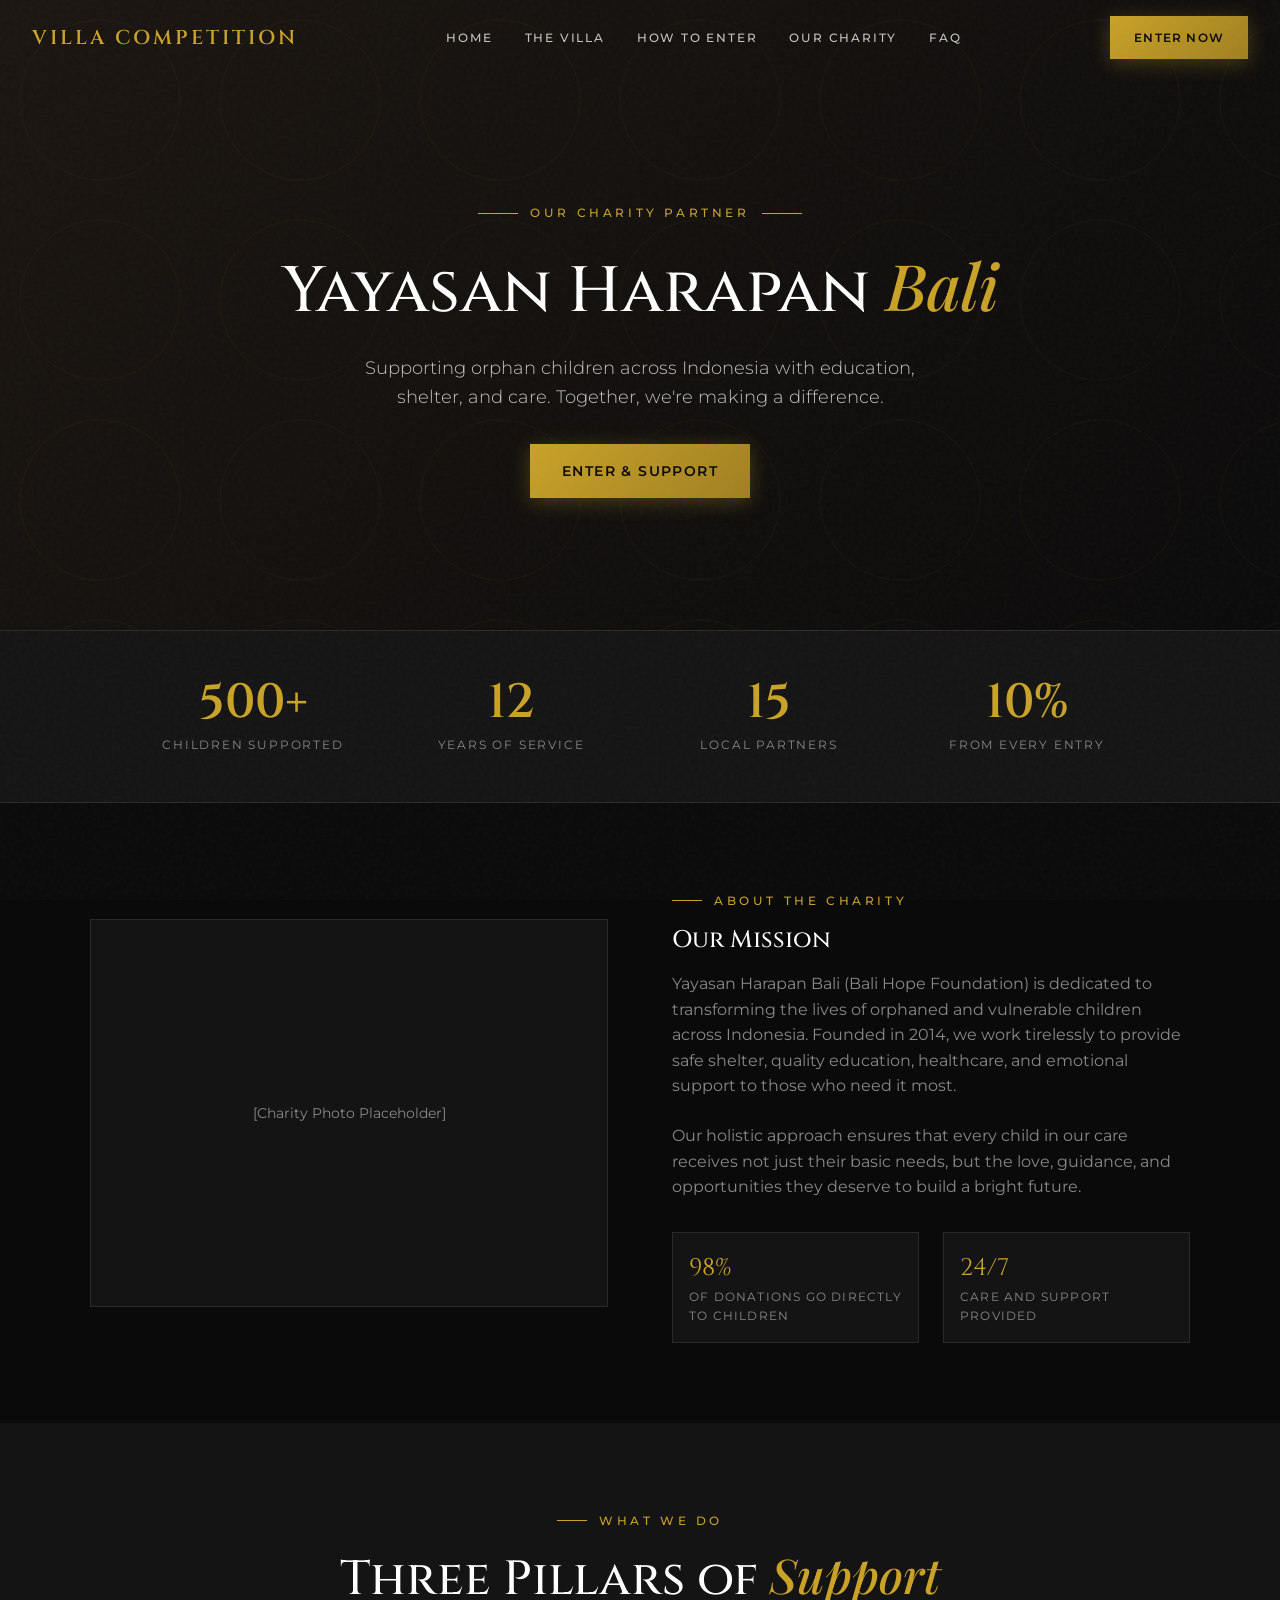
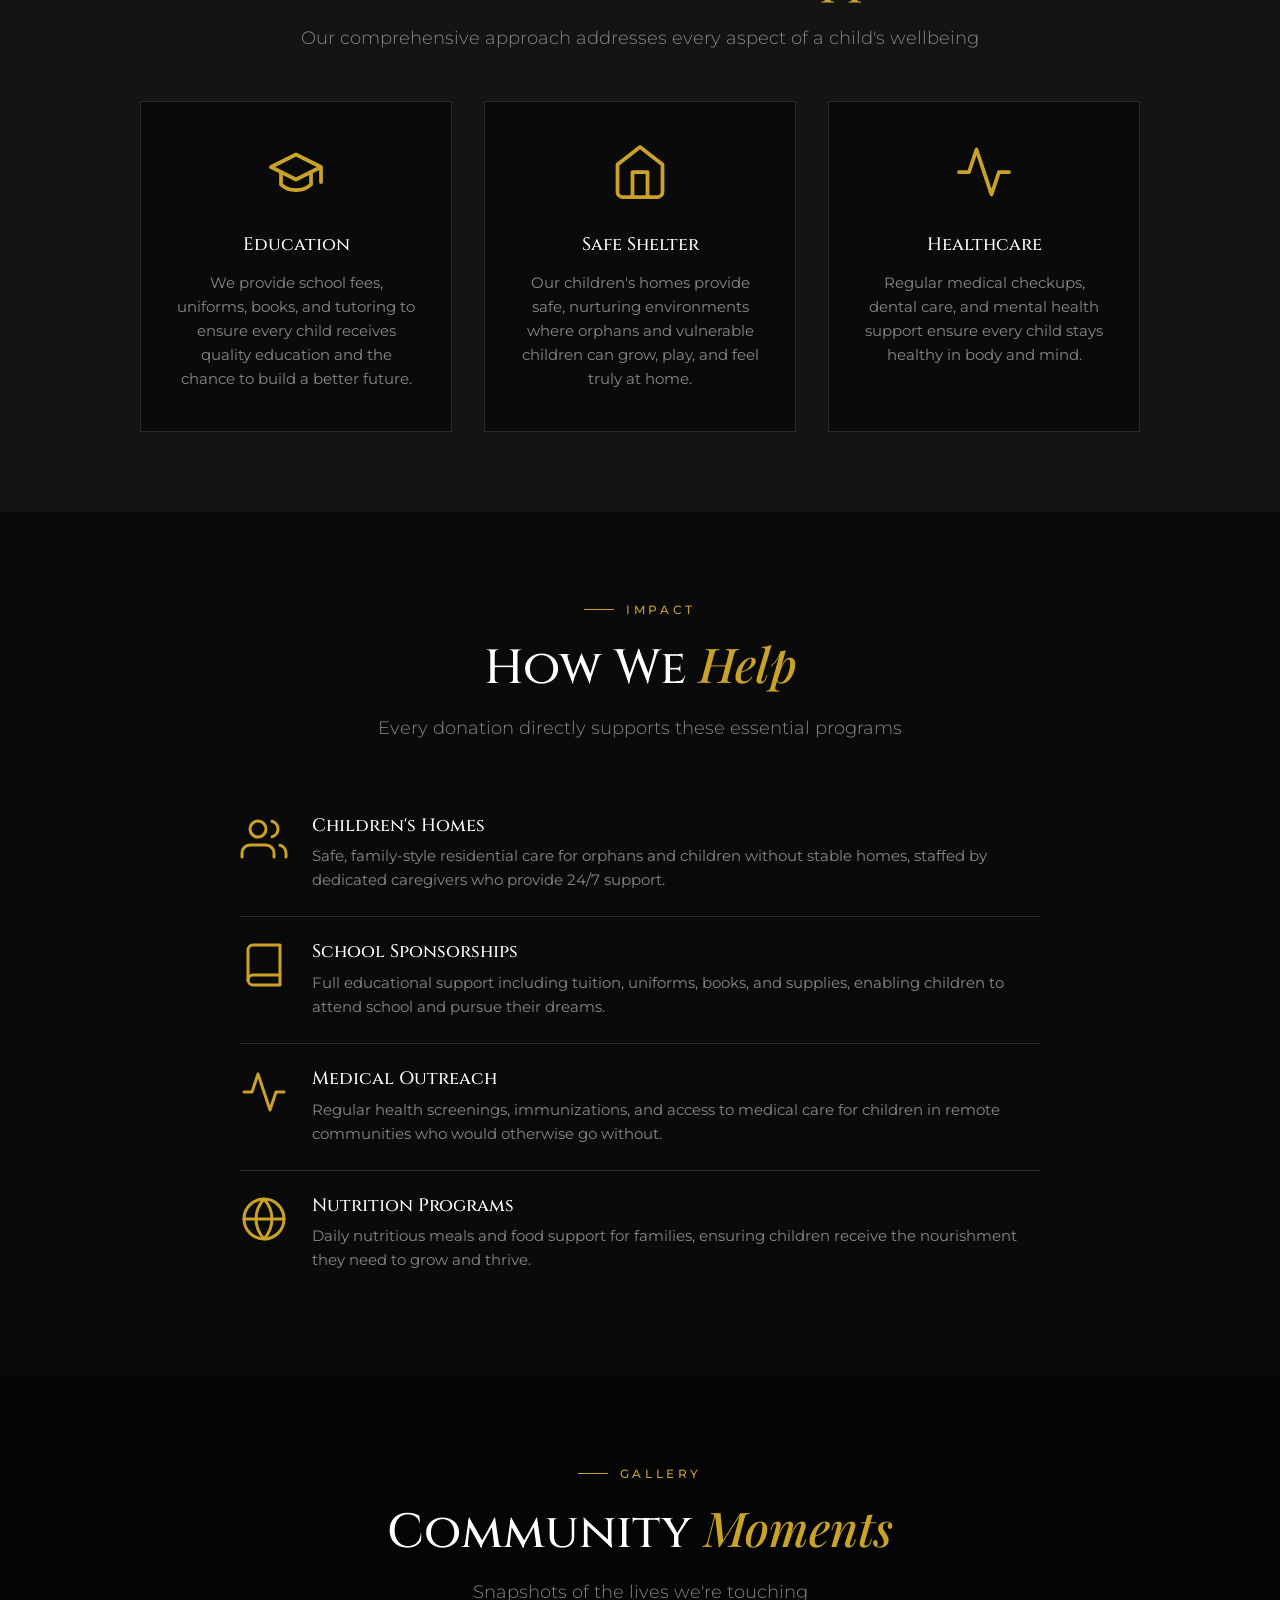
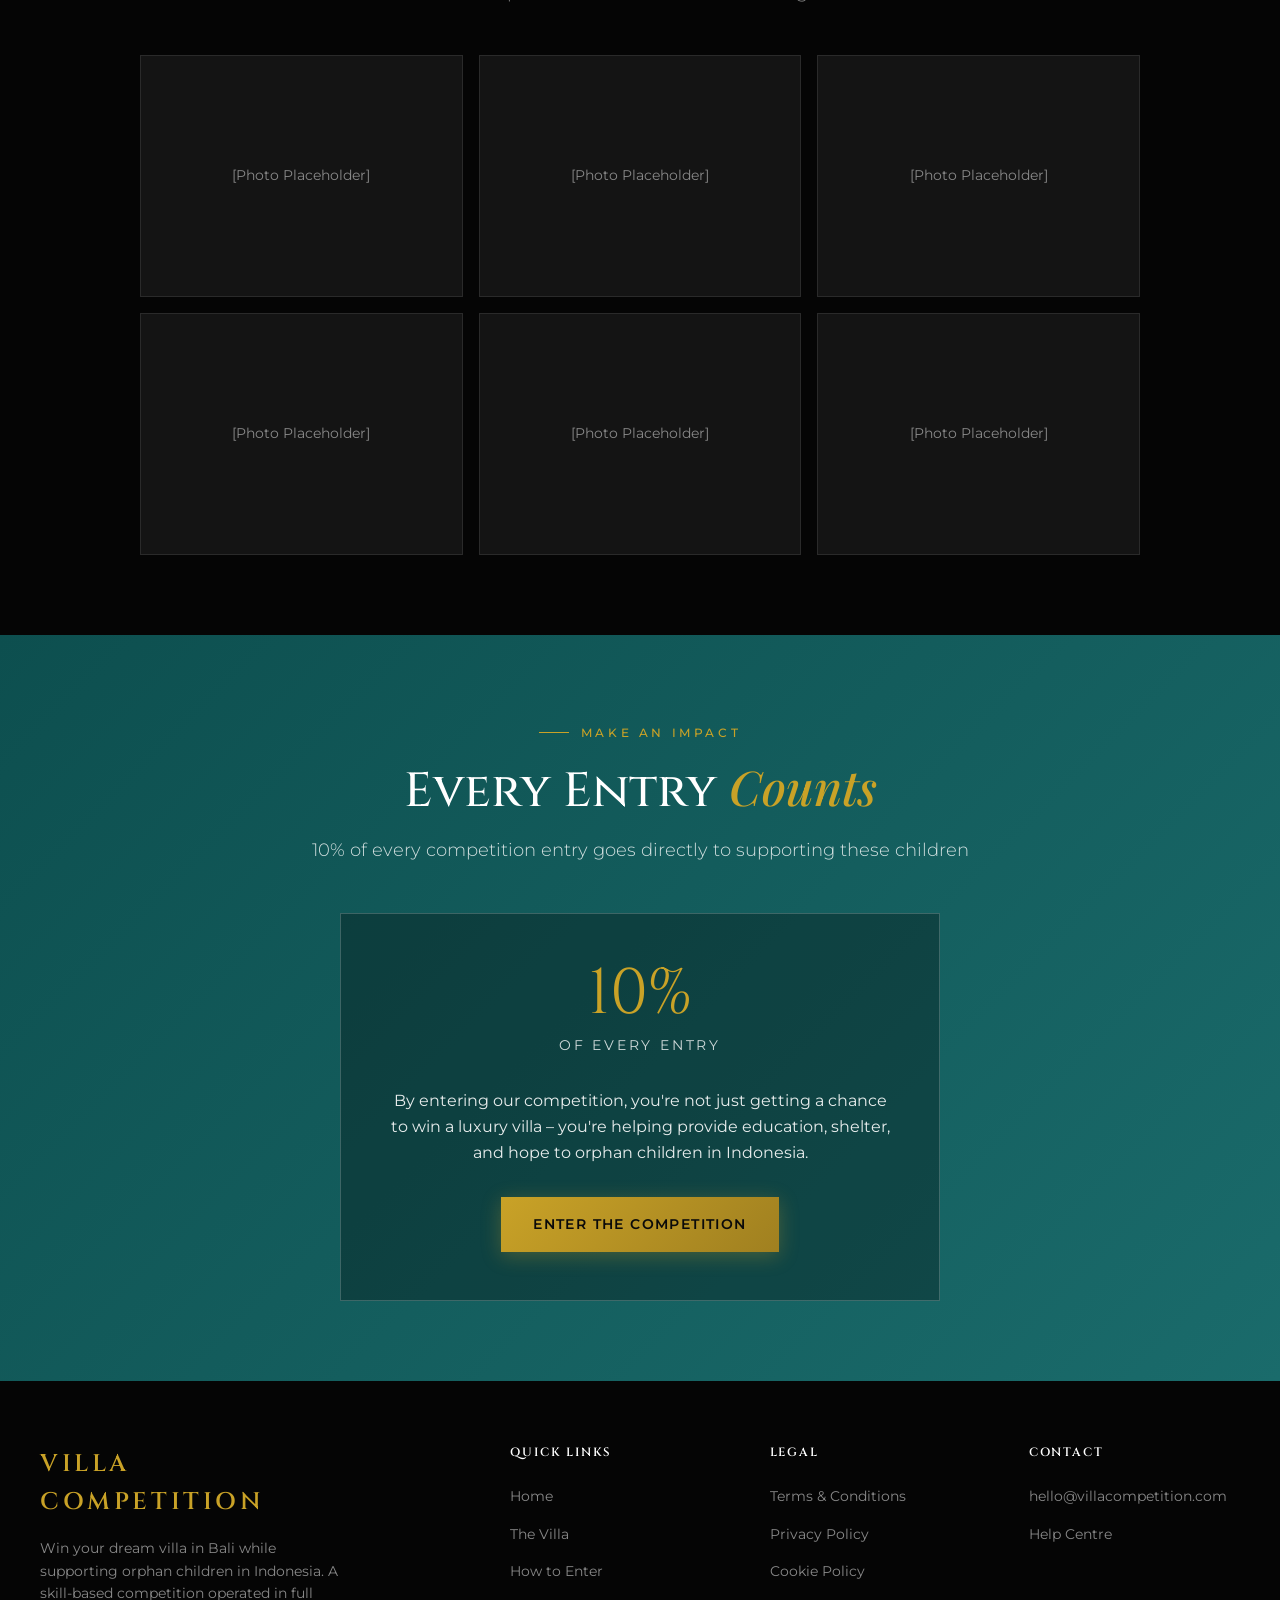
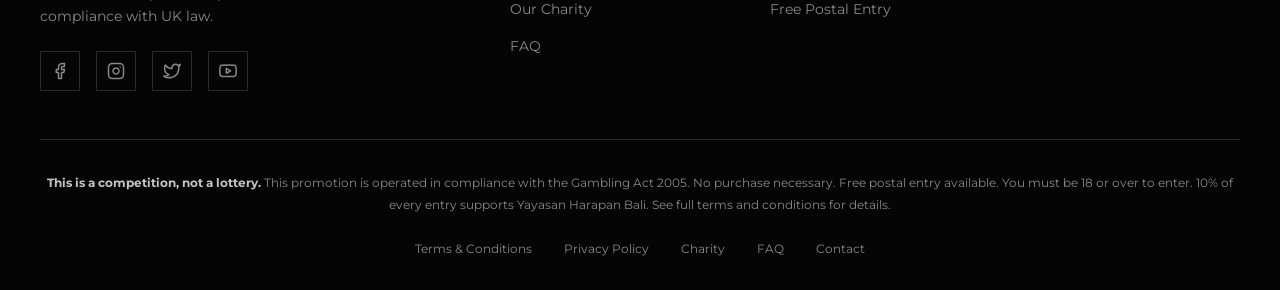
<file: charity/index.html>
<!DOCTYPE html>
<html lang="en">
<head>
  <meta charset="UTF-8" />
  <meta name="viewport" content="width=device-width, initial-scale=1.0" />
  <title>Our Charity Partner | Yayasan Harapan Bali | Villa Competition</title>
  <meta name="description" content="10% of every entry supports Yayasan Harapan Bali, helping orphan children across Indonesia with education, shelter, and care." />
  <link rel="canonical" href="https://villacompetition.com/charity/" />
  
  <!-- Favicons -->
  <link rel="icon" type="image/svg+xml" href="/favicon.svg">
  <link rel="icon" type="image/png" sizes="32x32" href="/favicon-32x32.png">
  <link rel="apple-touch-icon" sizes="192x192" href="/apple-touch-icon.png">
  
  <!-- Open Graph -->
  <meta property="og:title" content="Our Charity Partner | Yayasan Harapan Bali" />
  <meta property="og:description" content="10% of every entry supports orphan children in Indonesia. Learn about our charity partnership." />
  <meta property="og:image" content="https://villacompetition.com/img/hero.jpg" />
  <meta property="og:type" content="website" />
  <meta property="og:url" content="https://villacompetition.com/charity/" />
  
  <!-- Fonts -->
  <link rel="preconnect" href="https://fonts.googleapis.com" />
  <link rel="preconnect" href="https://fonts.gstatic.com" crossorigin />
  <link href="https://fonts.googleapis.com/css2?family=Cinzel:wght@400;500;600;700&family=Montserrat:wght@300;400;500;600;700&family=Playfair+Display:ital,wght@0,400;0,500;0,600;1,400;1,500&display=swap" rel="stylesheet" />
  
  <!-- JSON-LD Schema -->
  <script type="application/ld+json">
  {
    "@context": "https://schema.org",
    "@type": "Organization",
    "name": "Yayasan Harapan Bali",
    "alternateName": "Bali Hope Foundation",
    "description": "Supporting orphan children across Indonesia with education, shelter, and care.",
    "url": "https://villacompetition.com/charity/",
    "logo": "https://villacompetition.com/favicon.svg",
    "sameAs": [
      "https://facebook.com/yayasanharapanbali",
      "https://instagram.com/yayasanharapanbali"
    ],
    "address": {
      "@type": "PostalAddress",
      "addressLocality": "Denpasar",
      "addressRegion": "Bali",
      "addressCountry": "ID"
    }
  }
  </script>
  
  <style>
    /* CSS Reset & Base */
    *, *::before, *::after {
      box-sizing: border-box;
      margin: 0;
      padding: 0;
    }
    
    :root {
      /* Luxury Dark/Gold Palette */
      --black: #0a0a0a;
      --black-deep: #050505;
      --surface: #141414;
      --surface-light: #1a1a1a;
      --border: #2a2a2a;
      --border-light: #3a3a3a;
      --text-muted: #888888;
      --text-light: #c4c4c4;
      --white: #ffffff;
      
      /* Gold Accents */
      --gold: #c9a227;
      --gold-light: #d4af37;
      --gold-dark: #a08020;
      --gold-glow: rgba(201, 162, 39, 0.3);
      
      /* Teal Accent */
      --teal: #0d4f4f;
      --teal-light: #1a6b6b;
      
      /* Warm tones for charity page */
      --warm-bg: #1a1510;
      --warm-accent: #c9a227;
      
      /* Fonts */
      --font-display: 'Cinzel', serif;
      --font-serif: 'Playfair Display', serif;
      --font-body: 'Montserrat', sans-serif;
    }
    
    html {
      scroll-behavior: smooth;
      font-size: 16px;
    }
    
    body {
      font-family: var(--font-body);
      background: var(--black);
      color: var(--text-light);
      line-height: 1.6;
      overflow-x: hidden;
    }
    
    /* Grain Overlay */
    body::before {
      content: '';
      position: fixed;
      inset: 0;
      background-image: url("data:image/svg+xml,%3Csvg viewBox='0 0 256 256' xmlns='http://www.w3.org/2000/svg'%3E%3Cfilter id='n'%3E%3CfeTurbulence type='fractalNoise' baseFrequency='0.9' numOctaves='4' stitchTiles='stitch'/%3E%3C/filter%3E%3Crect width='100%25' height='100%25' filter='url(%23n)' opacity='0.03'/%3E%3C/svg%3E");
      pointer-events: none;
      z-index: 9999;
    }
    
    /* Typography */
    h1, h2, h3, h4, h5, h6 {
      font-family: var(--font-display);
      font-weight: 500;
      line-height: 1.2;
      color: var(--white);
    }
    
    h1 { font-size: clamp(2.5rem, 6vw, 4rem); }
    h2 { font-size: clamp(2rem, 4vw, 3rem); }
    h3 { font-size: clamp(1.5rem, 3vw, 2rem); }
    
    p {
      margin-bottom: 1.5rem;
    }
    
    a {
      color: var(--gold);
      text-decoration: none;
      transition: color 0.2s ease;
    }
    
    a:hover {
      color: var(--gold-light);
    }
    
    /* Buttons */
    .btn {
      display: inline-flex;
      align-items: center;
      justify-content: center;
      gap: 0.5rem;
      padding: 1rem 2rem;
      font-family: var(--font-body);
      font-size: 0.875rem;
      font-weight: 600;
      letter-spacing: 0.1em;
      text-transform: uppercase;
      border: none;
      cursor: pointer;
      transition: all 0.3s ease;
      border-radius: 0;
    }
    
    .btn-primary {
      background: linear-gradient(135deg, var(--gold), var(--gold-dark));
      color: var(--black);
      box-shadow: 0 4px 20px var(--gold-glow);
    }
    
    .btn-primary:hover {
      transform: translateY(-2px);
      box-shadow: 0 6px 30px var(--gold-glow);
      color: var(--black);
    }
    
    .btn-outline {
      background: transparent;
      color: var(--gold);
      border: 1px solid var(--gold);
    }
    
    .btn-outline:hover {
      background: var(--gold);
      color: var(--black);
    }
    
    /* Navigation */
    .nav {
      position: fixed;
      top: 0;
      left: 0;
      right: 0;
      z-index: 1000;
      padding: 1rem 2rem;
      display: flex;
      align-items: center;
      justify-content: space-between;
      background: transparent;
      transition: background 0.3s ease, padding 0.3s ease;
    }
    
    .nav.scrolled {
      background: rgba(10, 10, 10, 0.95);
      backdrop-filter: blur(20px);
      -webkit-backdrop-filter: blur(20px);
      padding: 0.75rem 2rem;
      border-bottom: 1px solid var(--border);
    }
    
    .nav-logo {
      font-family: var(--font-display);
      font-size: 1.25rem;
      font-weight: 600;
      color: var(--gold);
      letter-spacing: 0.15em;
      text-transform: uppercase;
    }
    
    .nav-links {
      display: flex;
      gap: 2rem;
      align-items: center;
    }
    
    .nav-links a {
      font-size: 0.75rem;
      font-weight: 500;
      letter-spacing: 0.15em;
      text-transform: uppercase;
      color: var(--text-light);
      position: relative;
    }
    
    .nav-links a::after {
      content: '';
      position: absolute;
      bottom: -4px;
      left: 0;
      width: 0;
      height: 1px;
      background: var(--gold);
      transition: width 0.2s ease;
    }
    
    .nav-links a:hover::after {
      width: 100%;
    }
    
    .nav-links a:hover {
      color: var(--white);
    }
    
    .nav-cta {
      padding: 0.75rem 1.5rem;
      font-size: 0.75rem;
    }
    
    .hamburger {
      display: none;
      flex-direction: column;
      gap: 5px;
      cursor: pointer;
      background: none;
      border: none;
      padding: 0.5rem;
    }
    
    .hamburger span {
      display: block;
      width: 24px;
      height: 1.5px;
      background: var(--gold);
      transition: all 0.2s ease;
    }
    
    /* Mobile Menu */
    .mobile-menu {
      display: none;
      position: fixed;
      top: 0;
      left: 0;
      right: 0;
      bottom: 0;
      background: var(--black-deep);
      z-index: 999;
      flex-direction: column;
      justify-content: center;
      align-items: center;
      gap: 2rem;
    }
    
    .mobile-menu.active {
      display: flex;
    }
    
    .mobile-menu a {
      font-family: var(--font-display);
      font-size: 1.5rem;
      color: var(--white);
    }
    
    .mobile-menu-close {
      position: absolute;
      top: 1.5rem;
      right: 1.5rem;
      font-size: 2rem;
      color: var(--gold);
      background: none;
      border: none;
      cursor: pointer;
    }
    
    /* Hero Section */
    .hero {
      position: relative;
      min-height: 70vh;
      display: flex;
      align-items: center;
      justify-content: center;
      overflow: hidden;
      background: linear-gradient(135deg, var(--warm-bg) 0%, var(--black) 100%);
    }
    
    .hero::before {
      content: '';
      position: absolute;
      inset: 0;
      background: url('data:image/svg+xml,<svg xmlns="http://www.w3.org/2000/svg" viewBox="0 0 100 100"><circle cx="50" cy="50" r="40" fill="none" stroke="%23c9a227" stroke-width="0.5" opacity="0.1"/></svg>');
      background-size: 200px;
      opacity: 0.5;
    }
    
    .hero-content {
      position: relative;
      z-index: 2;
      text-align: center;
      max-width: 800px;
      padding: 8rem 2rem 4rem;
    }
    
    .hero-tag {
      display: inline-flex;
      align-items: center;
      gap: 0.75rem;
      font-size: 0.75rem;
      font-weight: 500;
      letter-spacing: 0.3em;
      text-transform: uppercase;
      color: var(--gold);
      margin-bottom: 1.5rem;
    }
    
    .hero-tag::before,
    .hero-tag::after {
      content: '';
      width: 40px;
      height: 1px;
      background: var(--gold);
    }
    
    .hero h1 {
      margin-bottom: 1.5rem;
    }
    
    .hero h1 em {
      font-family: var(--font-serif);
      font-style: italic;
      color: var(--gold);
    }
    
    .hero-subtitle {
      font-size: 1.125rem;
      font-weight: 300;
      color: var(--text-light);
      max-width: 600px;
      margin: 0 auto 2rem;
    }
    
    /* Impact Bar */
    .impact-bar {
      background: var(--surface);
      border-top: 1px solid var(--border);
      border-bottom: 1px solid var(--border);
      padding: 3rem 2rem;
    }
    
    .impact-grid {
      display: grid;
      grid-template-columns: repeat(4, 1fr);
      gap: 2rem;
      max-width: 1000px;
      margin: 0 auto;
    }
    
    .impact-item {
      text-align: center;
    }
    
    .impact-value {
      font-family: var(--font-display);
      font-size: 3rem;
      font-weight: 600;
      color: var(--gold);
      line-height: 1;
    }
    
    .impact-label {
      font-size: 0.75rem;
      letter-spacing: 0.15em;
      text-transform: uppercase;
      color: var(--text-muted);
      margin-top: 0.5rem;
    }
    
    /* Section Styles */
    .section {
      padding: 5rem 2rem;
      position: relative;
    }
    
    .section-header {
      text-align: center;
      max-width: 700px;
      margin: 0 auto 3rem;
    }
    
    .section-tag {
      display: inline-flex;
      align-items: center;
      gap: 0.75rem;
      font-size: 0.75rem;
      font-weight: 500;
      letter-spacing: 0.3em;
      text-transform: uppercase;
      color: var(--gold);
      margin-bottom: 1rem;
    }
    
    .section-tag::before {
      content: '';
      width: 30px;
      height: 1px;
      background: var(--gold);
    }
    
    .section-title {
      margin-bottom: 1rem;
    }
    
    .section-title em {
      font-family: var(--font-serif);
      font-style: italic;
      color: var(--gold);
    }
    
    .section-subtitle {
      font-size: 1.125rem;
      font-weight: 300;
      color: var(--text-muted);
    }
    
    /* About Section */
    .about-section {
      background: var(--black);
    }
    
    .about-grid {
      display: grid;
      grid-template-columns: 1fr 1fr;
      gap: 4rem;
      max-width: 1100px;
      margin: 0 auto;
      align-items: center;
    }
    
    .about-image {
      aspect-ratio: 4/3;
      background: var(--surface);
      border: 1px solid var(--border);
      display: flex;
      align-items: center;
      justify-content: center;
      color: var(--text-muted);
      font-size: 0.875rem;
    }
    
    .about-content h3 {
      margin-bottom: 1rem;
      font-size: 1.5rem;
    }
    
    .about-content p {
      color: var(--text-muted);
    }
    
    .about-stats {
      display: grid;
      grid-template-columns: repeat(2, 1fr);
      gap: 1.5rem;
      margin-top: 2rem;
    }
    
    .about-stat {
      padding: 1rem;
      background: var(--surface);
      border: 1px solid var(--border);
    }
    
    .about-stat-value {
      font-family: var(--font-display);
      font-size: 1.5rem;
      color: var(--gold);
    }
    
    .about-stat-label {
      font-size: 0.75rem;
      color: var(--text-muted);
      text-transform: uppercase;
      letter-spacing: 0.1em;
    }
    
    /* Mission Section */
    .mission-section {
      background: var(--surface);
    }
    
    .mission-grid {
      display: grid;
      grid-template-columns: repeat(3, 1fr);
      gap: 2rem;
      max-width: 1000px;
      margin: 0 auto;
    }
    
    .mission-card {
      background: var(--black);
      border: 1px solid var(--border);
      padding: 2.5rem 2rem;
      text-align: center;
      transition: border-color 0.3s ease, transform 0.3s ease;
    }
    
    .mission-card:hover {
      border-color: var(--gold);
      transform: translateY(-5px);
    }
    
    .mission-icon {
      width: 60px;
      height: 60px;
      margin: 0 auto 1.5rem;
      color: var(--gold);
    }
    
    .mission-title {
      font-size: 1.125rem;
      margin-bottom: 1rem;
    }
    
    .mission-desc {
      font-size: 0.9375rem;
      color: var(--text-muted);
      margin-bottom: 0;
    }
    
    /* How We Help Section */
    .help-section {
      background: var(--black);
    }
    
    .help-list {
      max-width: 800px;
      margin: 0 auto;
    }
    
    .help-item {
      display: flex;
      gap: 1.5rem;
      padding: 1.5rem 0;
      border-bottom: 1px solid var(--border);
    }
    
    .help-item:last-child {
      border-bottom: none;
    }
    
    .help-icon {
      width: 48px;
      height: 48px;
      flex-shrink: 0;
      color: var(--gold);
    }
    
    .help-content h4 {
      font-size: 1.125rem;
      margin-bottom: 0.5rem;
    }
    
    .help-content p {
      font-size: 0.9375rem;
      color: var(--text-muted);
      margin-bottom: 0;
    }
    
    /* Gallery Section */
    .gallery-section {
      background: var(--black-deep);
    }
    
    .gallery-grid {
      display: grid;
      grid-template-columns: repeat(3, 1fr);
      gap: 1rem;
      max-width: 1000px;
      margin: 0 auto;
    }
    
    .gallery-item {
      aspect-ratio: 4/3;
      background: var(--surface);
      border: 1px solid var(--border);
      display: flex;
      align-items: center;
      justify-content: center;
      color: var(--text-muted);
      font-size: 0.875rem;
      transition: border-color 0.3s ease;
    }
    
    .gallery-item:hover {
      border-color: var(--gold);
    }
    
    /* Donation CTA Section */
    .donation-section {
      background: linear-gradient(135deg, var(--teal), var(--teal-light));
      text-align: center;
    }
    
    .donation-section .section-title {
      color: var(--white);
    }
    
    .donation-section .section-subtitle {
      color: rgba(255,255,255,0.8);
    }
    
    .donation-box {
      background: rgba(0,0,0,0.3);
      border: 1px solid rgba(255,255,255,0.2);
      padding: 3rem;
      max-width: 600px;
      margin: 2rem auto 0;
    }
    
    .donation-amount {
      font-family: var(--font-display);
      font-size: 4rem;
      color: var(--gold);
      line-height: 1;
      margin-bottom: 0.5rem;
    }
    
    .donation-label {
      font-size: 0.875rem;
      color: rgba(255,255,255,0.8);
      text-transform: uppercase;
      letter-spacing: 0.2em;
      margin-bottom: 2rem;
    }
    
    .donation-text {
      color: rgba(255,255,255,0.9);
      margin-bottom: 2rem;
    }
    
    /* Footer */
    .footer {
      background: var(--black-deep);
      padding: 4rem 2rem 2rem;
    }
    
    .footer-grid {
      display: grid;
      grid-template-columns: 2fr 1fr 1fr 1fr;
      gap: 3rem;
      max-width: 1200px;
      margin: 0 auto 3rem;
    }
    
    .footer-brand {
      max-width: 300px;
    }
    
    .footer-logo {
      font-family: var(--font-display);
      font-size: 1.5rem;
      font-weight: 600;
      color: var(--gold);
      letter-spacing: 0.15em;
      text-transform: uppercase;
      margin-bottom: 1rem;
      display: inline-block;
    }
    
    .footer-desc {
      font-size: 0.875rem;
      color: var(--text-muted);
      margin-bottom: 1.5rem;
    }
    
    .footer-social {
      display: flex;
      gap: 1rem;
    }
    
    .footer-social a {
      width: 40px;
      height: 40px;
      border: 1px solid var(--border);
      display: flex;
      align-items: center;
      justify-content: center;
      transition: border-color 0.2s ease, background 0.2s ease;
    }
    
    .footer-social a:hover {
      border-color: var(--gold);
      background: var(--surface);
    }
    
    .footer-social svg {
      width: 18px;
      height: 18px;
      color: var(--text-muted);
      transition: color 0.2s ease;
    }
    
    .footer-social a:hover svg {
      color: var(--gold);
    }
    
    .footer-column h4 {
      font-size: 0.75rem;
      font-weight: 600;
      letter-spacing: 0.15em;
      text-transform: uppercase;
      color: var(--white);
      margin-bottom: 1.5rem;
    }
    
    .footer-column ul {
      list-style: none;
    }
    
    .footer-column li {
      margin-bottom: 0.75rem;
    }
    
    .footer-column a {
      font-size: 0.875rem;
      color: var(--text-muted);
      transition: color 0.2s ease;
    }
    
    .footer-column a:hover {
      color: var(--gold);
    }
    
    .footer-bottom {
      border-top: 1px solid var(--border);
      padding-top: 2rem;
      max-width: 1200px;
      margin: 0 auto;
    }
    
    .footer-disclaimer {
      font-size: 0.75rem;
      color: var(--text-muted);
      text-align: center;
      line-height: 1.8;
    }
    
    .footer-disclaimer strong {
      color: var(--text-light);
    }
    
    .footer-legal {
      display: flex;
      justify-content: center;
      gap: 2rem;
      margin-top: 1.5rem;
      flex-wrap: wrap;
    }
    
    .footer-legal a {
      font-size: 0.75rem;
      color: var(--text-muted);
    }
    
    /* Animations */
    .fade-in {
      opacity: 0;
      transform: translateY(30px);
      transition: opacity 0.8s ease, transform 0.8s ease;
    }
    
    .fade-in.visible {
      opacity: 1;
      transform: translateY(0);
    }
    
    .stagger-1 { transition-delay: 0.1s; }
    .stagger-2 { transition-delay: 0.2s; }
    .stagger-3 { transition-delay: 0.3s; }
    
    /* Mobile Sticky CTA */
    .mobile-cta {
      display: none;
      position: fixed;
      bottom: 0;
      left: 0;
      right: 0;
      background: var(--surface);
      border-top: 1px solid var(--border);
      padding: 1rem;
      z-index: 100;
    }
    
    .mobile-cta-inner {
      display: flex;
      align-items: center;
      justify-content: space-between;
      gap: 1rem;
    }
    
    .mobile-cta-btn {
      padding: 0.75rem 1.5rem;
      font-size: 0.75rem;
      white-space: nowrap;
    }
    
    /* Responsive */
    @media (max-width: 1024px) {
      .impact-grid {
        grid-template-columns: repeat(2, 1fr);
      }
      
      .mission-grid {
        grid-template-columns: 1fr;
        max-width: 400px;
        margin-left: auto;
        margin-right: auto;
      }
      
      .footer-grid {
        grid-template-columns: repeat(2, 1fr);
      }
    }
    
    @media (max-width: 768px) {
      .nav-links {
        display: none;
      }
      
      .hamburger {
        display: flex;
      }
      
      .hero h1 {
        font-size: 2rem;
      }
      
      .section {
        padding: 3rem 1rem;
      }
      
      .about-grid {
        grid-template-columns: 1fr;
        gap: 2rem;
      }
      
      .impact-grid {
        grid-template-columns: repeat(2, 1fr);
        gap: 1.5rem;
      }
      
      .impact-value {
        font-size: 2rem;
      }
      
      .gallery-grid {
        grid-template-columns: 1fr;
      }
      
      .donation-amount {
        font-size: 2.5rem;
      }
      
      .footer-grid {
        grid-template-columns: 1fr;
        text-align: center;
      }
      
      .footer-brand {
        max-width: 100%;
      }
      
      .footer-social {
        justify-content: center;
      }
      
      .mobile-cta {
        display: block;
      }
      
      body {
        padding-bottom: 80px;
      }
    }
  </style>
</head>
<body>
  <!-- Navigation -->
  <nav class="nav" id="nav">
    <a href="../" class="nav-logo">Villa Competition</a>
    <div class="nav-links">
      <a href="../#hero">Home</a>
      <a href="../#tour">The Villa</a>
      <a href="../#enter">How to Enter</a>
      <a href="./">Our Charity</a>
      <a href="../#faq">FAQ</a>
    </div>
    <a href="../#enter" class="btn btn-primary nav-cta">Enter Now</a>
    <button class="hamburger" onclick="toggleMobileMenu()" aria-label="Menu">
      <span></span>
      <span></span>
      <span></span>
    </button>
  </nav>
  
  <!-- Mobile Menu -->
  <div class="mobile-menu" id="mobileMenu">
    <button class="mobile-menu-close" onclick="toggleMobileMenu()">&times;</button>
    <a href="../" onclick="toggleMobileMenu()">Home</a>
    <a href="../#tour" onclick="toggleMobileMenu()">The Villa</a>
    <a href="../#enter" onclick="toggleMobileMenu()">How to Enter</a>
    <a href="./" onclick="toggleMobileMenu()">Our Charity</a>
    <a href="../#faq" onclick="toggleMobileMenu()">FAQ</a>
  </div>
  
  <!-- Hero Section -->
  <section class="hero">
    <div class="hero-content">
      <div class="hero-tag">Our Charity Partner</div>
      <h1>Yayasan Harapan <em>Bali</em></h1>
      <p class="hero-subtitle">Supporting orphan children across Indonesia with education, shelter, and care. Together, we're making a difference.</p>
      <a href="../#enter" class="btn btn-primary">Enter & Support</a>
    </div>
  </section>
  
  <!-- Impact Bar -->
  <div class="impact-bar">
    <div class="impact-grid">
      <div class="impact-item">
        <div class="impact-value">500+</div>
        <div class="impact-label">Children Supported</div>
      </div>
      <div class="impact-item">
        <div class="impact-value">12</div>
        <div class="impact-label">Years of Service</div>
      </div>
      <div class="impact-item">
        <div class="impact-value">15</div>
        <div class="impact-label">Local Partners</div>
      </div>
      <div class="impact-item">
        <div class="impact-value">10%</div>
        <div class="impact-label">From Every Entry</div>
      </div>
    </div>
  </div>
  
  <!-- About Section -->
  <section class="section about-section">
    <div class="about-grid">
      <div class="about-image">
        [Charity Photo Placeholder]
      </div>
      <div class="about-content">
        <div class="section-tag">About the Charity</div>
        <h3>Our Mission</h3>
        <p>Yayasan Harapan Bali (Bali Hope Foundation) is dedicated to transforming the lives of orphaned and vulnerable children across Indonesia. Founded in 2014, we work tirelessly to provide safe shelter, quality education, healthcare, and emotional support to those who need it most.</p>
        <p>Our holistic approach ensures that every child in our care receives not just their basic needs, but the love, guidance, and opportunities they deserve to build a bright future.</p>
        
        <div class="about-stats">
          <div class="about-stat">
            <div class="about-stat-value">98%</div>
            <div class="about-stat-label">Of donations go directly to children</div>
          </div>
          <div class="about-stat">
            <div class="about-stat-value">24/7</div>
            <div class="about-stat-label">Care and support provided</div>
          </div>
        </div>
      </div>
    </div>
  </section>
  
  <!-- Mission Section -->
  <section class="section mission-section">
    <div class="section-header">
      <div class="section-tag">What We Do</div>
      <h2 class="section-title">Three Pillars of <em>Support</em></h2>
      <p class="section-subtitle">Our comprehensive approach addresses every aspect of a child's wellbeing</p>
    </div>
    
    <div class="mission-grid">
      <div class="mission-card fade-in">
        <svg class="mission-icon" xmlns="http://www.w3.org/2000/svg" viewBox="0 0 24 24" fill="none" stroke="currentColor" stroke-width="1.5" stroke-linecap="round" stroke-linejoin="round">
          <path d="M22 10v6M2 10l10-5 10 5-10 5z"></path>
          <path d="M6 12v5c3 3 9 3 12 0v-5"></path>
        </svg>
        <h4 class="mission-title">Education</h4>
        <p class="mission-desc">We provide school fees, uniforms, books, and tutoring to ensure every child receives quality education and the chance to build a better future.</p>
      </div>
      
      <div class="mission-card fade-in stagger-1">
        <svg class="mission-icon" xmlns="http://www.w3.org/2000/svg" viewBox="0 0 24 24" fill="none" stroke="currentColor" stroke-width="1.5" stroke-linecap="round" stroke-linejoin="round">
          <path d="M3 9l9-7 9 7v11a2 2 0 0 1-2 2H5a2 2 0 0 1-2-2z"></path>
          <polyline points="9 22 9 12 15 12 15 22"></polyline>
        </svg>
        <h4 class="mission-title">Safe Shelter</h4>
        <p class="mission-desc">Our children's homes provide safe, nurturing environments where orphans and vulnerable children can grow, play, and feel truly at home.</p>
      </div>
      
      <div class="mission-card fade-in stagger-2">
        <svg class="mission-icon" xmlns="http://www.w3.org/2000/svg" viewBox="0 0 24 24" fill="none" stroke="currentColor" stroke-width="1.5" stroke-linecap="round" stroke-linejoin="round">
          <path d="M22 12h-4l-3 9L9 3l-3 9H2"></path>
        </svg>
        <h4 class="mission-title">Healthcare</h4>
        <p class="mission-desc">Regular medical checkups, dental care, and mental health support ensure every child stays healthy in body and mind.</p>
      </div>
    </div>
  </section>
  
  <!-- How We Help Section -->
  <section class="section help-section">
    <div class="section-header">
      <div class="section-tag">Impact</div>
      <h2 class="section-title">How We <em>Help</em></h2>
      <p class="section-subtitle">Every donation directly supports these essential programs</p>
    </div>
    
    <div class="help-list">
      <div class="help-item fade-in">
        <svg class="help-icon" xmlns="http://www.w3.org/2000/svg" viewBox="0 0 24 24" fill="none" stroke="currentColor" stroke-width="1.5" stroke-linecap="round" stroke-linejoin="round">
          <path d="M17 21v-2a4 4 0 0 0-4-4H5a4 4 0 0 0-4 4v2"></path>
          <circle cx="9" cy="7" r="4"></circle>
          <path d="M23 21v-2a4 4 0 0 0-3-3.87"></path>
          <path d="M16 3.13a4 4 0 0 1 0 7.75"></path>
        </svg>
        <div class="help-content">
          <h4>Children's Homes</h4>
          <p>Safe, family-style residential care for orphans and children without stable homes, staffed by dedicated caregivers who provide 24/7 support.</p>
        </div>
      </div>
      
      <div class="help-item fade-in stagger-1">
        <svg class="help-icon" xmlns="http://www.w3.org/2000/svg" viewBox="0 0 24 24" fill="none" stroke="currentColor" stroke-width="1.5" stroke-linecap="round" stroke-linejoin="round">
          <path d="M4 19.5A2.5 2.5 0 0 1 6.5 17H20"></path>
          <path d="M6.5 2H20v20H6.5A2.5 2.5 0 0 1 4 19.5v-15A2.5 2.5 0 0 1 6.5 2z"></path>
        </svg>
        <div class="help-content">
          <h4>School Sponsorships</h4>
          <p>Full educational support including tuition, uniforms, books, and supplies, enabling children to attend school and pursue their dreams.</p>
        </div>
      </div>
      
      <div class="help-item fade-in stagger-2">
        <svg class="help-icon" xmlns="http://www.w3.org/2000/svg" viewBox="0 0 24 24" fill="none" stroke="currentColor" stroke-width="1.5" stroke-linecap="round" stroke-linejoin="round">
          <polyline points="22 12 18 12 15 21 9 3 6 12 2 12"></polyline>
        </svg>
        <div class="help-content">
          <h4>Medical Outreach</h4>
          <p>Regular health screenings, immunizations, and access to medical care for children in remote communities who would otherwise go without.</p>
        </div>
      </div>
      
      <div class="help-item fade-in stagger-3">
        <svg class="help-icon" xmlns="http://www.w3.org/2000/svg" viewBox="0 0 24 24" fill="none" stroke="currentColor" stroke-width="1.5" stroke-linecap="round" stroke-linejoin="round">
          <circle cx="12" cy="12" r="10"></circle>
          <line x1="2" y1="12" x2="22" y2="12"></line>
          <path d="M12 2a15.3 15.3 0 0 1 4 10 15.3 15.3 0 0 1-4 10 15.3 15.3 0 0 1-4-10 15.3 15.3 0 0 1 4-10z"></path>
        </svg>
        <div class="help-content">
          <h4>Nutrition Programs</h4>
          <p>Daily nutritious meals and food support for families, ensuring children receive the nourishment they need to grow and thrive.</p>
        </div>
      </div>
    </div>
  </section>
  
  <!-- Gallery Section -->
  <section class="section gallery-section">
    <div class="section-header">
      <div class="section-tag">Gallery</div>
      <h2 class="section-title">Community <em>Moments</em></h2>
      <p class="section-subtitle">Snapshots of the lives we're touching</p>
    </div>
    
    <div class="gallery-grid">
      <div class="gallery-item">[Photo Placeholder]</div>
      <div class="gallery-item">[Photo Placeholder]</div>
      <div class="gallery-item">[Photo Placeholder]</div>
      <div class="gallery-item">[Photo Placeholder]</div>
      <div class="gallery-item">[Photo Placeholder]</div>
      <div class="gallery-item">[Photo Placeholder]</div>
    </div>
  </section>
  
  <!-- Donation CTA Section -->
  <section class="section donation-section">
    <div class="section-header">
      <div class="section-tag" style="color: var(--gold);">Make an Impact</div>
      <h2 class="section-title">Every Entry <em>Counts</em></h2>
      <p class="section-subtitle">10% of every competition entry goes directly to supporting these children</p>
    </div>
    
    <div class="donation-box">
      <div class="donation-amount">10%</div>
      <div class="donation-label">Of Every Entry</div>
      <p class="donation-text">By entering our competition, you're not just getting a chance to win a luxury villa – you're helping provide education, shelter, and hope to orphan children in Indonesia.</p>
      <a href="../#enter" class="btn btn-primary">Enter the Competition</a>
    </div>
  </section>
  
  <!-- Footer -->
  <footer class="footer">
    <div class="footer-grid">
      <div class="footer-brand">
        <a href="../" class="footer-logo">Villa Competition</a>
        <p class="footer-desc">Win your dream villa in Bali while supporting orphan children in Indonesia. A skill-based competition operated in full compliance with UK law.</p>
        <div class="footer-social">
          <a href="#" aria-label="Facebook">
            <svg xmlns="http://www.w3.org/2000/svg" viewBox="0 0 24 24" fill="none" stroke="currentColor" stroke-width="2" stroke-linecap="round" stroke-linejoin="round">
              <path d="M18 2h-3a5 5 0 0 0-5 5v3H7v4h3v8h4v-8h3l1-4h-4V7a1 1 0 0 1 1-1h3z"></path>
            </svg>
          </a>
          <a href="#" aria-label="Instagram">
            <svg xmlns="http://www.w3.org/2000/svg" viewBox="0 0 24 24" fill="none" stroke="currentColor" stroke-width="2" stroke-linecap="round" stroke-linejoin="round">
              <rect x="2" y="2" width="20" height="20" rx="5" ry="5"></rect>
              <path d="M16 11.37A4 4 0 1 1 12.63 8 4 4 0 0 1 16 11.37z"></path>
              <line x1="17.5" y1="6.5" x2="17.51" y2="6.5"></line>
            </svg>
          </a>
          <a href="#" aria-label="Twitter">
            <svg xmlns="http://www.w3.org/2000/svg" viewBox="0 0 24 24" fill="none" stroke="currentColor" stroke-width="2" stroke-linecap="round" stroke-linejoin="round">
              <path d="M23 3a10.9 10.9 0 0 1-3.14 1.53 4.48 4.48 0 0 0-7.86 3v1A10.66 10.66 0 0 1 3 4s-4 9 5 13a11.64 11.64 0 0 1-7 2c9 5 20 0 20-11.5a4.5 4.5 0 0 0-.08-.83A7.72 7.72 0 0 0 23 3z"></path>
            </svg>
          </a>
          <a href="#" aria-label="YouTube">
            <svg xmlns="http://www.w3.org/2000/svg" viewBox="0 0 24 24" fill="none" stroke="currentColor" stroke-width="2" stroke-linecap="round" stroke-linejoin="round">
              <path d="M22.54 6.42a2.78 2.78 0 0 0-1.94-2C18.88 4 12 4 12 4s-6.88 0-8.6.46a2.78 2.78 0 0 0-1.94 2A29 29 0 0 0 1 11.75a29 29 0 0 0 .46 5.33A2.78 2.78 0 0 0 3.4 19c1.72.46 8.6.46 8.6.46s6.88 0 8.6-.46a2.78 2.78 0 0 0 1.94-2 29 29 0 0 0 .46-5.25 29 29 0 0 0-.46-5.33z"></path>
              <polygon points="9.75 15.02 15.5 11.75 9.75 8.48 9.75 15.02"></polygon>
            </svg>
          </a>
        </div>
      </div>
      
      <div class="footer-column">
        <h4>Quick Links</h4>
        <ul>
          <li><a href="../">Home</a></li>
          <li><a href="../#tour">The Villa</a></li>
          <li><a href="../#enter">How to Enter</a></li>
          <li><a href="./">Our Charity</a></li>
          <li><a href="../#faq">FAQ</a></li>
        </ul>
      </div>
      
      <div class="footer-column">
        <h4>Legal</h4>
        <ul>
          <li><a href="#">Terms & Conditions</a></li>
          <li><a href="#">Privacy Policy</a></li>
          <li><a href="#">Cookie Policy</a></li>
          <li><a href="../#postal-entry">Free Postal Entry</a></li>
        </ul>
      </div>
      
      <div class="footer-column">
        <h4>Contact</h4>
        <ul>
          <li><a href="mailto:hello@villacompetition.com">hello@villacompetition.com</a></li>
          <li><a href="../#faq">Help Centre</a></li>
        </ul>
      </div>
    </div>
    
    <div class="footer-bottom">
      <p class="footer-disclaimer">
        <strong>This is a competition, not a lottery.</strong> This promotion is operated in compliance with the Gambling Act 2005. No purchase necessary. Free postal entry available. You must be 18 or over to enter. 10% of every entry supports Yayasan Harapan Bali. See full terms and conditions for details.
      </p>
      <div class="footer-legal">
        <a href="#">Terms & Conditions</a>
        <a href="#">Privacy Policy</a>
        <a href="./">Charity</a>
        <a href="../#faq">FAQ</a>
        <a href="#">Contact</a>
      </div>
    </div>
  </footer>
  
  <!-- Mobile Sticky CTA -->
  <div class="mobile-cta">
    <div class="mobile-cta-inner">
      <span style="color: var(--text-light); font-size: 0.875rem;">Support our charity</span>
      <a href="../#enter" class="btn btn-primary mobile-cta-btn">Enter Now</a>
    </div>
  </div>
  
  <script>
    // Navigation scroll effect
    const nav = document.getElementById('nav');
    window.addEventListener('scroll', () => {
      if (window.scrollY > 100) {
        nav.classList.add('scrolled');
      } else {
        nav.classList.remove('scrolled');
      }
    });
    
    // Mobile menu toggle
    function toggleMobileMenu() {
      const menu = document.getElementById('mobileMenu');
      menu.classList.toggle('active');
      document.body.style.overflow = menu.classList.contains('active') ? 'hidden' : '';
    }
    
    // Fade in animations
    const observerOptions = {
      threshold: 0.1,
      rootMargin: '0px 0px -50px 0px'
    };
    
    const observer = new IntersectionObserver((entries) => {
      entries.forEach(entry => {
        if (entry.isIntersecting) {
          entry.target.classList.add('visible');
        }
      });
    }, observerOptions);
    
    document.querySelectorAll('.fade-in').forEach(el => {
      observer.observe(el);
    });
  </script>
</body>
</html>
</file>
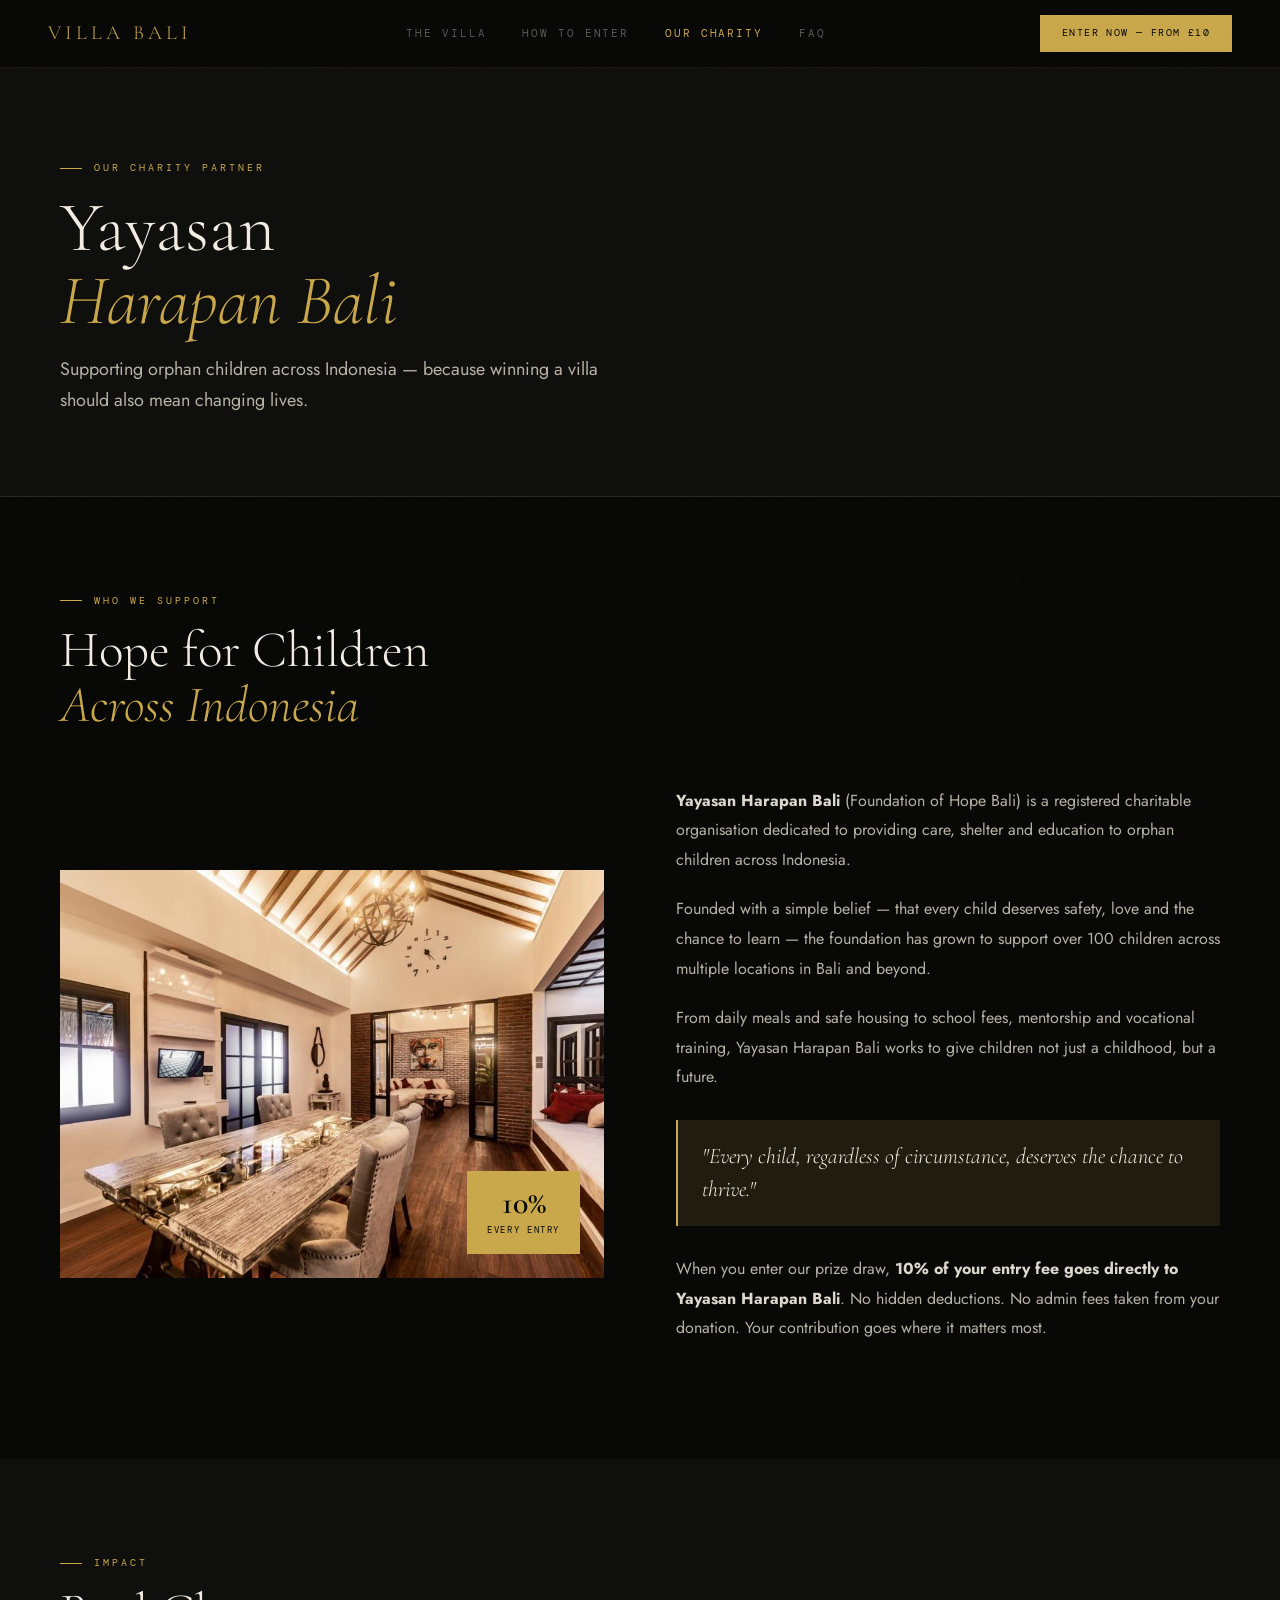
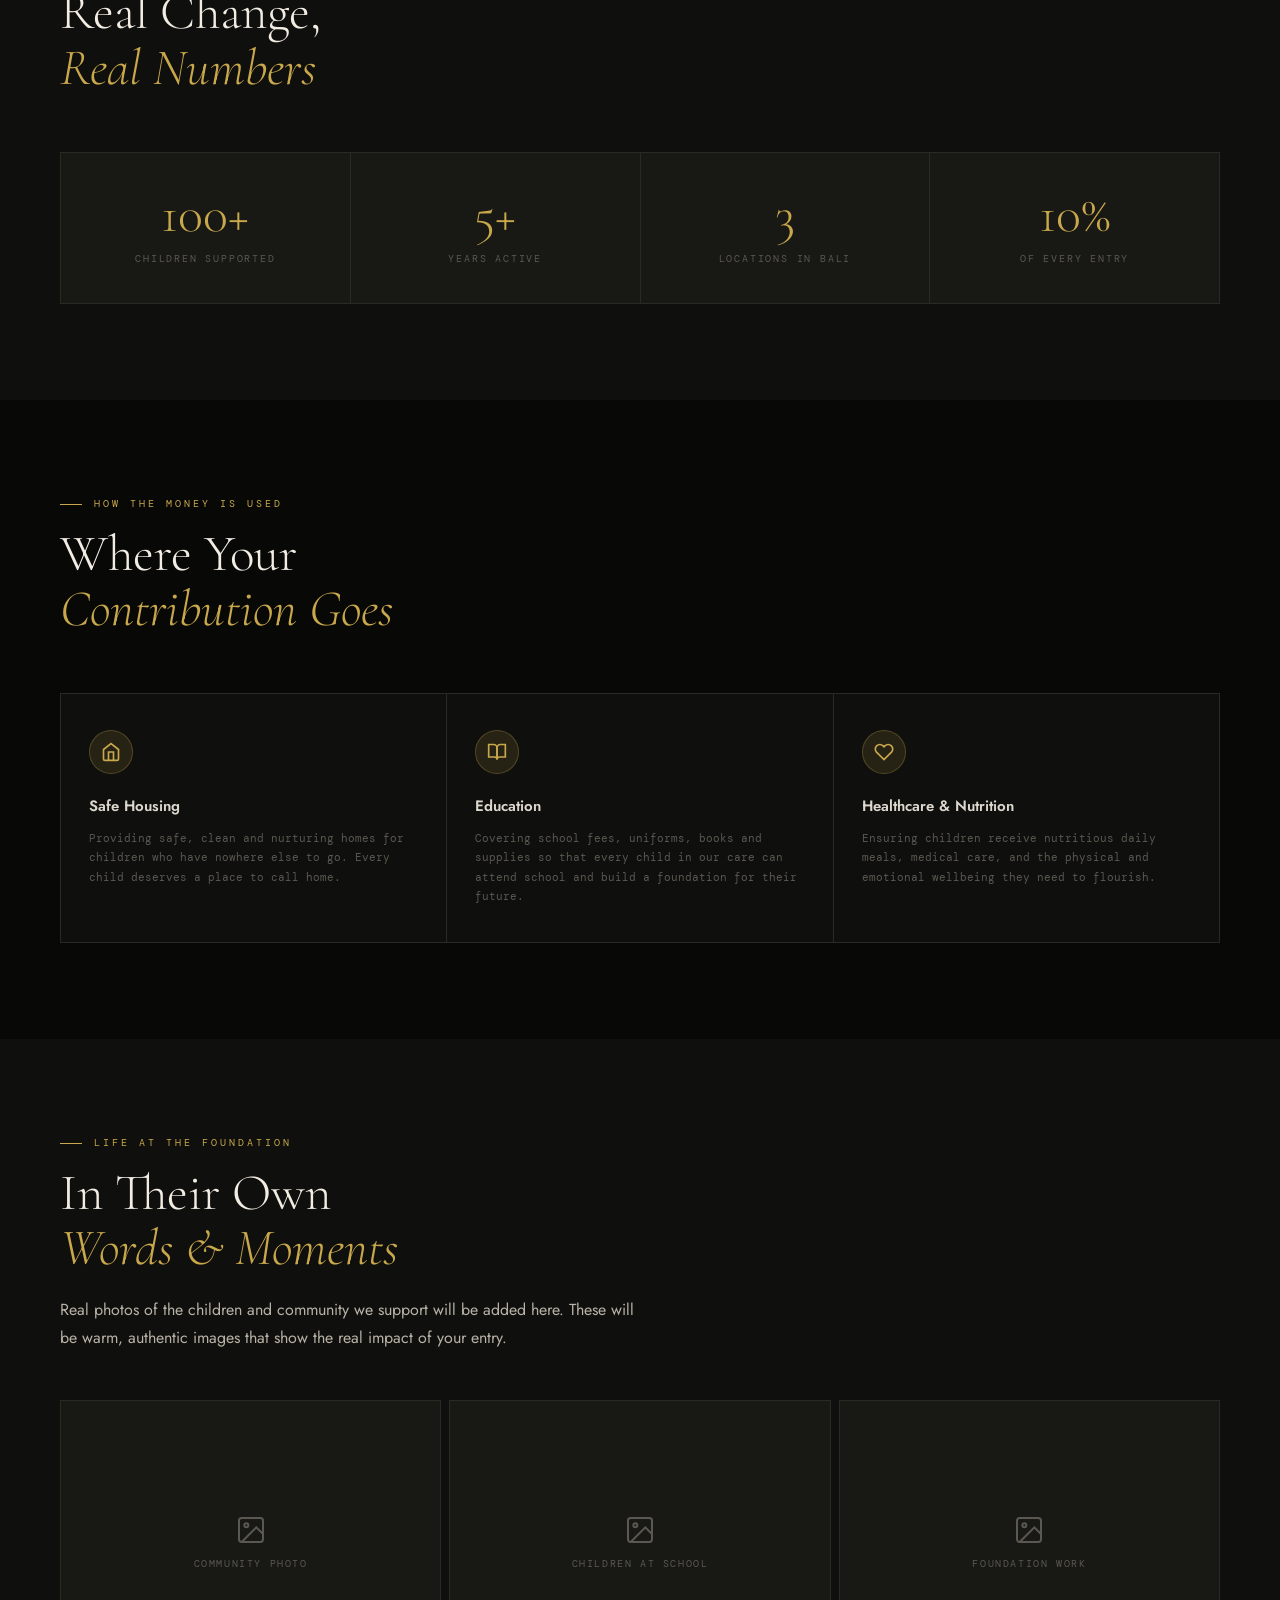
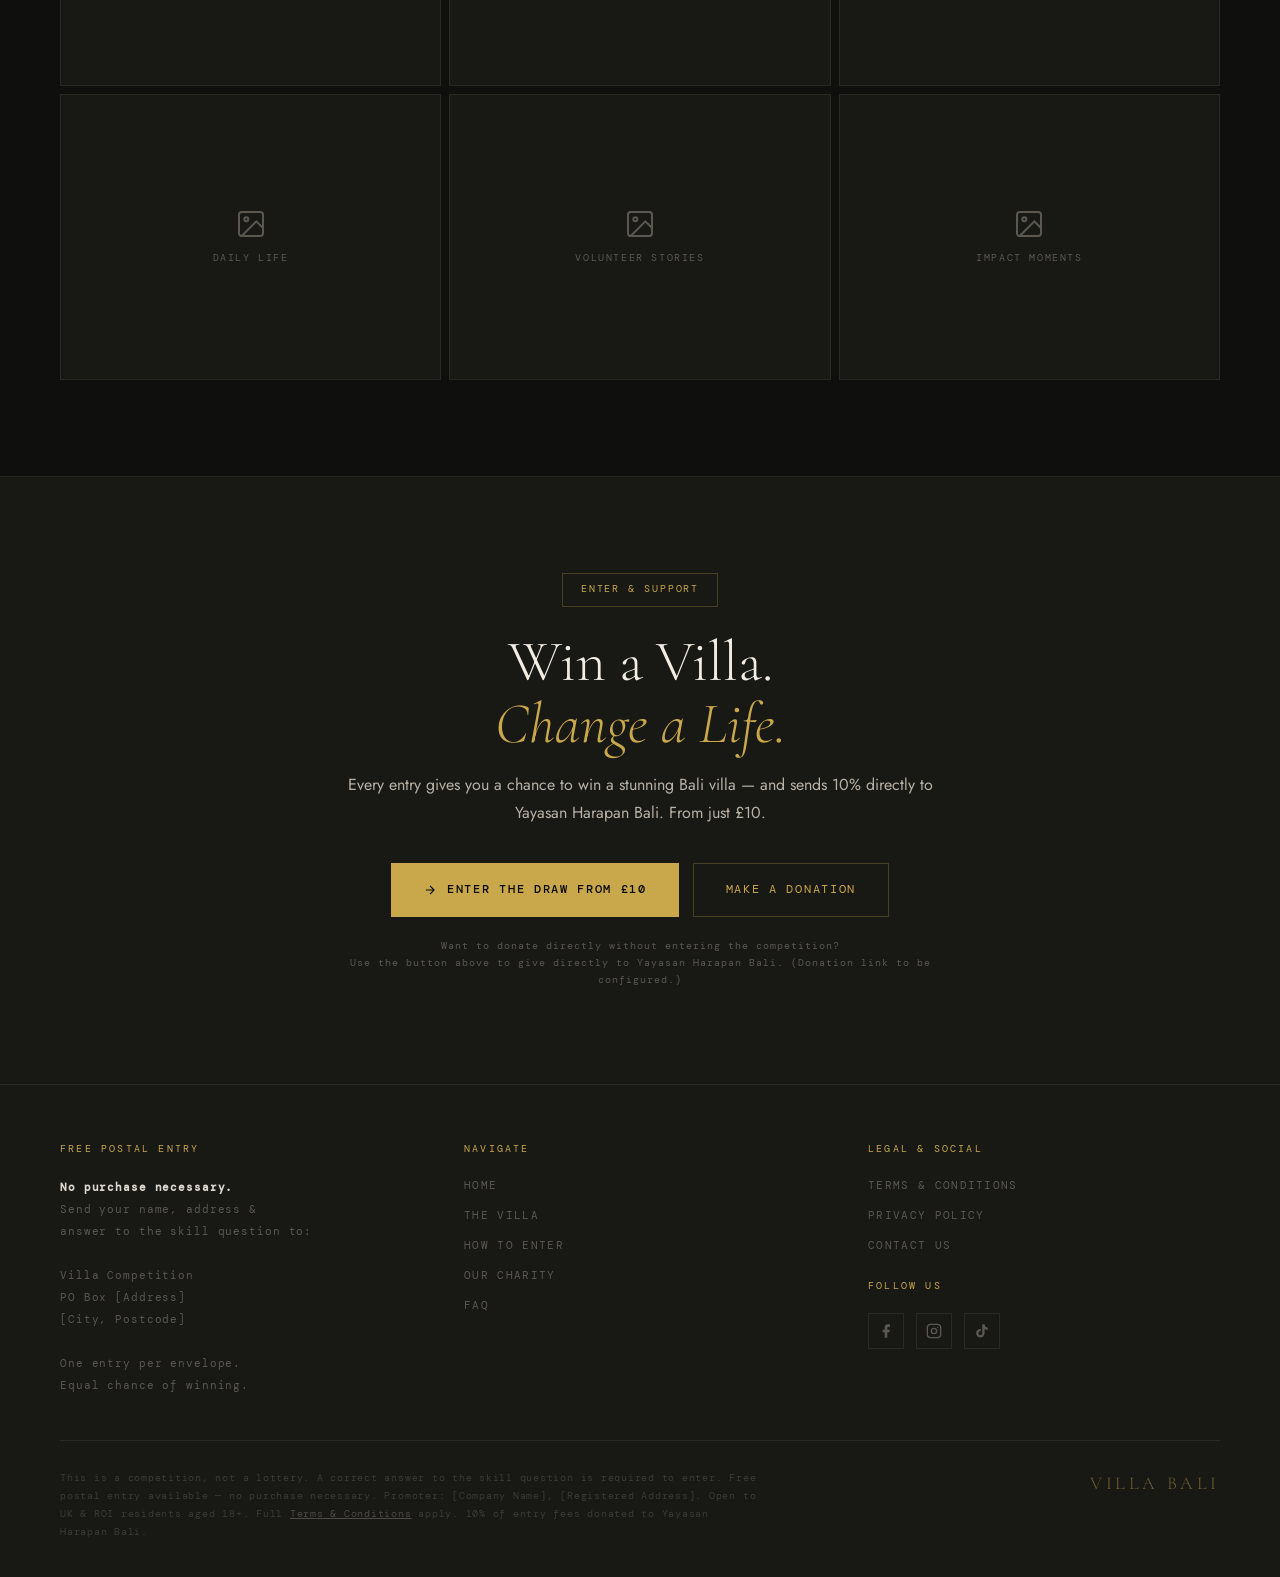
<file: charity.html>
<!DOCTYPE html>
<html lang="en">
<head>
  <meta charset="UTF-8" />
  <meta name="viewport" content="width=device-width, initial-scale=1.0" />
  <title>Our Charity — Yayasan Harapan Bali | Villa Bali Competition</title>
  <meta name="description" content="10% of every competition entry supports Yayasan Harapan Bali — providing care, education and hope to orphan children across Indonesia." />
  <link rel="canonical" href="https://villacompetition.com/charity.html" />
  <link rel="icon" type="image/svg+xml" href="/favicon.svg">
  <link rel="icon" type="image/png" sizes="32x32" href="/favicon-32x32.png">
  <link rel="apple-touch-icon" sizes="192x192" href="/apple-touch-icon.png">

  <meta property="og:title" content="Our Charity — Yayasan Harapan Bali" />
  <meta property="og:description" content="10% of every competition entry supports orphan children in Indonesia through Yayasan Harapan Bali." />
  <meta property="og:image" content="img/hero.jpg" />
  <meta property="og:type" content="website" />
  <meta property="og:url" content="https://villacompetition.com/charity.html" />

  <link rel="preconnect" href="https://fonts.googleapis.com" />
  <link rel="preconnect" href="https://fonts.gstatic.com" crossorigin />
  <link href="https://fonts.googleapis.com/css2?family=Cormorant+Garamond:ital,wght@0,300;0,400;0,600;1,300;1,400;1,600&family=Jost:wght@300;400;500;600&family=DM+Mono:wght@300;400;500&display=swap" rel="stylesheet" />

  <style>
    *,*::before,*::after{box-sizing:border-box;margin:0;padding:0}
    :root{
      --black:#080807;--deep:#0f0f0d;--surface:#181815;--card:#1e1e1b;
      --border:#2a2a25;--muted:#5a5850;--text:#b8b2a6;--light:#ddd8ce;
      --white:#f2ece3;--gold:#c9a84c;--gold2:#e2c06a;
      --gold-dim:rgba(201,168,76,.12);--gold-border:rgba(201,168,76,.28);
      --font-display:'Cormorant Garamond',serif;
      --font-body:'Jost',sans-serif;
      --font-mono:'DM Mono',monospace;
    }
    html{scroll-behavior:smooth;-webkit-font-smoothing:antialiased}
    body{background:var(--black);color:var(--text);font-family:var(--font-body);font-size:15px;line-height:1.65;overflow-x:hidden}
    body::before{content:'';position:fixed;inset:0;background-image:url("data:image/svg+xml,%3Csvg viewBox='0 0 256 256' xmlns='http://www.w3.org/2000/svg'%3E%3Cfilter id='n'%3E%3CfeTurbulence type='fractalNoise' baseFrequency='0.9' numOctaves='4' stitchTiles='stitch'/%3E%3C/filter%3E%3Crect width='100%25' height='100%25' filter='url(%23n)' opacity='0.04'/%3E%3C/svg%3E");pointer-events:none;z-index:9999;opacity:.28}
    img{max-width:100%;display:block}
    a{color:inherit;text-decoration:none}

    /* NAV */
    #nav{position:fixed;top:0;left:0;right:0;z-index:1000;display:flex;align-items:center;justify-content:space-between;padding:0 48px;height:68px;background:rgba(8,8,7,.93);backdrop-filter:blur(20px);-webkit-backdrop-filter:blur(20px);border-bottom:1px solid rgba(201,168,76,.1)}
    .nav-logo{font-family:var(--font-display);font-size:20px;font-weight:300;letter-spacing:.2em;color:var(--gold);text-transform:uppercase}
    .nav-links{display:flex;gap:36px;align-items:center}
    .nav-links a{font-family:var(--font-mono);font-size:10.5px;letter-spacing:.18em;text-transform:uppercase;color:var(--muted);transition:color .2s}
    .nav-links a:hover,.nav-links a.active{color:var(--gold)}
    .nav-enter{font-family:var(--font-mono);font-size:10px;letter-spacing:.14em;text-transform:uppercase;color:var(--black);background:var(--gold);padding:10px 22px;transition:background .2s}
    .nav-enter:hover{background:var(--gold2)}
    .hamburger{display:none;flex-direction:column;gap:5px;cursor:pointer;border:none;background:none;padding:4px}
    .hamburger span{display:block;width:22px;height:1px;background:var(--gold)}
    #mobile-menu{display:none;position:fixed;top:68px;left:0;right:0;background:rgba(8,8,7,.98);border-bottom:1px solid var(--border);padding:28px 24px;flex-direction:column;gap:0;z-index:999}
    #mobile-menu.open{display:flex}
    #mobile-menu a{font-family:var(--font-mono);font-size:13px;letter-spacing:.18em;text-transform:uppercase;color:var(--light);padding:16px 0;border-bottom:1px solid var(--border)}
    #mobile-menu .mob-enter{background:var(--gold);color:var(--black);text-align:center;padding:14px;border:none;margin-top:16px;font-weight:500}

    /* PAGE HERO */
    .page-hero{padding:160px 60px 80px;background:var(--deep);border-bottom:1px solid var(--border)}
    .page-eyebrow{font-family:var(--font-mono);font-size:10px;letter-spacing:.3em;color:var(--gold);text-transform:uppercase;margin-bottom:14px;display:flex;align-items:center;gap:12px}
    .page-eyebrow::before{content:'';width:22px;height:1px;background:var(--gold)}
    .page-h1{font-family:var(--font-display);font-size:clamp(44px,5.5vw,80px);font-weight:300;color:var(--white);line-height:1.05;margin-bottom:16px}
    .page-h1 em{font-style:italic;color:var(--gold)}
    .page-tagline{font-family:var(--font-body);font-size:18px;color:var(--text);max-width:560px;line-height:1.7}

    /* SECTIONS */
    section{padding:96px 60px}
    .section-eyebrow{font-family:var(--font-mono);font-size:10px;letter-spacing:.3em;color:var(--gold);text-transform:uppercase;margin-bottom:14px;display:flex;align-items:center;gap:12px}
    .section-eyebrow::before{content:'';width:22px;height:1px;background:var(--gold)}
    .section-h2{font-family:var(--font-display);font-size:clamp(34px,4vw,58px);font-weight:300;color:var(--white);line-height:1.08;margin-bottom:20px}
    .section-h2 em{font-style:italic;color:var(--gold)}

    /* MISSION */
    #mission{background:var(--black)}
    .mission-grid{display:grid;grid-template-columns:1fr 1fr;gap:72px;align-items:center}
    .mission-img-wrap{position:relative}
    .mission-img-wrap img{width:100%;aspect-ratio:4/3;object-fit:cover}
    .mission-badge{position:absolute;bottom:24px;right:24px;background:var(--gold);color:var(--black);padding:16px 20px;text-align:center}
    .mb-num{font-family:var(--font-display);font-size:32px;font-weight:600;display:block;line-height:1}
    .mb-label{font-family:var(--font-mono);font-size:9px;letter-spacing:.18em;text-transform:uppercase;margin-top:4px;display:block}
    .mission-text p{font-size:16px;line-height:1.85;color:var(--text);margin-bottom:20px}
    .mission-text p strong{color:var(--light)}
    .mission-quote{border-left:2px solid var(--gold);padding:20px 24px;background:var(--gold-dim);margin:28px 0}
    .mission-quote p{font-family:var(--font-display);font-size:22px;font-weight:300;color:var(--white);font-style:italic;line-height:1.5}

    /* IMPACT STATS */
    #impact{background:var(--deep)}
    .impact-row{display:grid;grid-template-columns:repeat(4,1fr);gap:1px;background:var(--border);border:1px solid var(--border);margin-top:56px}
    .impact-cell{background:var(--surface);padding:36px 28px;text-align:center}
    .impact-num{font-family:var(--font-display);font-size:52px;font-weight:300;color:var(--gold);display:block;line-height:1}
    .impact-label{font-family:var(--font-mono);font-size:10px;letter-spacing:.18em;text-transform:uppercase;color:var(--muted);margin-top:10px;display:block}

    /* HOW WE HELP */
    #how-we-help{background:var(--black)}
    .help-grid{display:grid;grid-template-columns:repeat(3,1fr);gap:1px;background:var(--border);border:1px solid var(--border);margin-top:56px}
    .help-card{background:var(--deep);padding:36px 28px}
    .help-icon{width:44px;height:44px;border-radius:50%;background:var(--gold-dim);border:1px solid var(--gold-border);display:flex;align-items:center;justify-content:center;color:var(--gold);margin-bottom:20px}
    .help-title{font-family:var(--font-body);font-size:15px;font-weight:600;color:var(--light);margin-bottom:10px}
    .help-desc{font-family:var(--font-mono);font-size:11px;color:var(--muted);line-height:1.75}

    /* PHOTO GRID */
    #photos{background:var(--deep)}
    .photo-grid{display:grid;grid-template-columns:repeat(3,1fr);gap:8px;margin-top:48px}
    .photo-placeholder{aspect-ratio:4/3;background:var(--surface);border:1px solid var(--border);display:flex;flex-direction:column;align-items:center;justify-content:center;gap:10px}
    .photo-placeholder svg{color:var(--muted)}
    .photo-placeholder span{font-family:var(--font-mono);font-size:10px;letter-spacing:.16em;text-transform:uppercase;color:var(--muted)}

    /* ENTRY CTA */
    #charity-cta{background:var(--surface);border-top:1px solid var(--border);padding:96px 60px;text-align:center}
    .cta-wrap{max-width:640px;margin:0 auto}
    .cta-badge{display:inline-block;font-family:var(--font-mono);font-size:9.5px;letter-spacing:.2em;text-transform:uppercase;border:1px solid var(--gold-border);color:var(--gold);padding:8px 18px;margin-bottom:24px}
    .cta-h2{font-family:var(--font-display);font-size:clamp(38px,4.5vw,64px);font-weight:300;color:var(--white);line-height:1.08;margin-bottom:16px}
    .cta-h2 em{font-style:italic;color:var(--gold)}
    .cta-desc{font-size:16px;color:var(--text);margin-bottom:36px;line-height:1.75}
    .btn-gold{display:inline-flex;align-items:center;gap:10px;background:var(--gold);color:var(--black);font-family:var(--font-mono);font-size:12px;letter-spacing:.14em;text-transform:uppercase;padding:16px 32px;font-weight:500;transition:background .2s,transform .15s;border:none;cursor:pointer}
    .btn-gold:hover{background:var(--gold2);transform:translateY(-1px)}
    .btn-outline{display:inline-flex;align-items:center;gap:10px;border:1px solid var(--gold-border);color:var(--gold);font-family:var(--font-mono);font-size:12px;letter-spacing:.14em;text-transform:uppercase;padding:16px 32px;transition:border-color .2s,color .2s}
    .btn-outline:hover{border-color:var(--gold);color:var(--gold2)}
    .cta-buttons{display:flex;gap:14px;justify-content:center;flex-wrap:wrap}
    .donation-note{font-family:var(--font-mono);font-size:10px;letter-spacing:.1em;color:var(--muted);margin-top:20px;line-height:1.7}

    /* FOOTER */
    footer{background:var(--surface);border-top:1px solid var(--border);padding:56px 60px 36px}
    .footer-grid{display:grid;grid-template-columns:1fr 1fr 1fr;gap:52px;padding-bottom:44px;border-bottom:1px solid var(--border);margin-bottom:28px}
    .fc-title{font-family:var(--font-mono);font-size:10px;letter-spacing:.22em;text-transform:uppercase;color:var(--gold);margin-bottom:18px}
    .footer-links{display:flex;flex-direction:column;gap:12px}
    .footer-links a{font-family:var(--font-mono);font-size:11px;letter-spacing:.12em;text-transform:uppercase;color:var(--muted);transition:color .2s}
    .footer-links a:hover{color:var(--gold)}
    .postal-block{font-family:var(--font-mono);font-size:11px;letter-spacing:.08em;color:var(--muted);line-height:2}
    .postal-block strong{color:var(--light)}
    .social-row{display:flex;gap:12px;margin-top:4px}
    .soc-icon{width:36px;height:36px;border:1px solid var(--border);display:flex;align-items:center;justify-content:center;color:var(--muted);transition:border-color .2s,color .2s}
    .soc-icon:hover{border-color:var(--gold);color:var(--gold)}
    .footer-bottom{display:flex;justify-content:space-between;align-items:flex-start;flex-wrap:wrap;gap:16px}
    .footer-legal{font-family:var(--font-mono);font-size:9.5px;letter-spacing:.08em;color:rgba(90,88,80,.55);line-height:1.9;max-width:700px}
    .footer-legal a{color:rgba(90,88,80,.8);text-decoration:underline}
    .footer-logo{font-family:var(--font-display);font-size:18px;font-weight:300;letter-spacing:.2em;color:var(--gold);text-transform:uppercase;opacity:.5}

    /* ANIMATIONS */
    .fade-up{opacity:0;transform:translateY(28px);transition:opacity .7s ease,transform .7s ease}
    .fade-up.visible{opacity:1;transform:translateY(0)}

    /* RESPONSIVE */
    @media(max-width:1024px){
      .mission-grid{grid-template-columns:1fr;gap:48px}
      .impact-row{grid-template-columns:repeat(2,1fr)}
      .help-grid{grid-template-columns:1fr 1fr}
      .photo-grid{grid-template-columns:1fr 1fr}
      .footer-grid{grid-template-columns:1fr 1fr}
    }
    @media(max-width:768px){
      #nav{padding:0 20px}
      .nav-links,.nav-enter{display:none}
      .hamburger{display:flex}
      .page-hero{padding:120px 22px 60px}
      section{padding:64px 22px}
      #impact{padding:64px 22px}
      #charity-cta{padding:64px 22px}
      .impact-row{grid-template-columns:1fr 1fr}
      .help-grid{grid-template-columns:1fr}
      .photo-grid{grid-template-columns:1fr}
      footer{padding:44px 22px 28px}
      .footer-grid{grid-template-columns:1fr;gap:32px}
      .footer-bottom{flex-direction:column-reverse;gap:14px}
    }
  </style>
</head>
<body>

<!-- NAV -->
<nav id="nav" role="navigation" aria-label="Main navigation">
  <a href="index.html" class="nav-logo">Villa Bali</a>
  <div class="nav-links">
    <a href="index.html#villa">The Villa</a>
    <a href="index.html#enter">How to Enter</a>
    <a href="charity.html" class="active">Our Charity</a>
    <a href="index.html#faq">FAQ</a>
  </div>
  <a href="index.html#enter" class="nav-enter">Enter Now — From £10</a>
  <button class="hamburger" onclick="toggleNav()" aria-label="Toggle menu" aria-expanded="false">
    <span></span><span></span><span></span>
  </button>
</nav>

<div id="mobile-menu" role="navigation">
  <a href="index.html#villa" onclick="closeNav()">The Villa</a>
  <a href="index.html#enter" onclick="closeNav()">How to Enter</a>
  <a href="charity.html" onclick="closeNav()">Our Charity</a>
  <a href="index.html#faq" onclick="closeNav()">FAQ</a>
  <a href="index.html#enter" class="mob-enter" onclick="closeNav()">Enter Now — From £10</a>
</div>

<!-- PAGE HERO -->
<div class="page-hero">
  <div class="page-eyebrow">Our Charity Partner</div>
  <h1 class="page-h1">Yayasan<br><em>Harapan Bali</em></h1>
  <p class="page-tagline">Supporting orphan children across Indonesia — because winning a villa should also mean changing lives.</p>
</div>

<!-- MISSION -->
<section id="mission">
  <div class="section-eyebrow fade-up">Who We Support</div>
  <h2 class="section-h2 fade-up">Hope for Children<br><em>Across Indonesia</em></h2>
  <div class="mission-grid" style="margin-top:52px">
    <div class="mission-img-wrap fade-up">
      <img src="img/hero.jpg" alt="Yayasan Harapan Bali — supporting orphan children across Indonesia with care and education" loading="lazy" />
      <div class="mission-badge">
        <span class="mb-num">10%</span>
        <span class="mb-label">Every Entry</span>
      </div>
    </div>
    <div class="fade-up">
      <div class="mission-text">
        <p><strong>Yayasan Harapan Bali</strong> (Foundation of Hope Bali) is a registered charitable organisation dedicated to providing care, shelter and education to orphan children across Indonesia.</p>
        <p>Founded with a simple belief — that every child deserves safety, love and the chance to learn — the foundation has grown to support over 100 children across multiple locations in Bali and beyond.</p>
        <p>From daily meals and safe housing to school fees, mentorship and vocational training, Yayasan Harapan Bali works to give children not just a childhood, but a future.</p>
      </div>
      <div class="mission-quote">
        <p>"Every child, regardless of circumstance, deserves the chance to thrive."</p>
      </div>
      <div class="mission-text">
        <p>When you enter our prize draw, <strong>10% of your entry fee goes directly to Yayasan Harapan Bali</strong>. No hidden deductions. No admin fees taken from your donation. Your contribution goes where it matters most.</p>
      </div>
    </div>
  </div>
</section>

<!-- IMPACT STATS -->
<section id="impact" style="background:var(--deep)">
  <div class="section-eyebrow fade-up">Impact</div>
  <h2 class="section-h2 fade-up">Real Change,<br><em>Real Numbers</em></h2>
  <div class="impact-row fade-up">
    <div class="impact-cell">
      <span class="impact-num">100+</span>
      <span class="impact-label">Children Supported</span>
    </div>
    <div class="impact-cell">
      <span class="impact-num">5+</span>
      <span class="impact-label">Years Active</span>
    </div>
    <div class="impact-cell">
      <span class="impact-num">3</span>
      <span class="impact-label">Locations in Bali</span>
    </div>
    <div class="impact-cell">
      <span class="impact-num">10%</span>
      <span class="impact-label">Of Every Entry</span>
    </div>
  </div>
</section>

<!-- HOW WE HELP -->
<section id="how-we-help">
  <div class="section-eyebrow fade-up">How the Money Is Used</div>
  <h2 class="section-h2 fade-up">Where Your<br><em>Contribution Goes</em></h2>
  <div class="help-grid fade-up">
    <div class="help-card">
      <div class="help-icon">
        <svg width="20" height="20" viewBox="0 0 24 24" fill="none" stroke="currentColor" stroke-width="2"><path d="M3 9l9-7 9 7v11a2 2 0 01-2 2H5a2 2 0 01-2-2z"/><polyline points="9 22 9 12 15 12 15 22"/></svg>
      </div>
      <div class="help-title">Safe Housing</div>
      <div class="help-desc">Providing safe, clean and nurturing homes for children who have nowhere else to go. Every child deserves a place to call home.</div>
    </div>
    <div class="help-card">
      <div class="help-icon">
        <svg width="20" height="20" viewBox="0 0 24 24" fill="none" stroke="currentColor" stroke-width="2"><path d="M2 3h6a4 4 0 014 4v14a3 3 0 00-3-3H2z"/><path d="M22 3h-6a4 4 0 00-4 4v14a3 3 0 013-3h7z"/></svg>
      </div>
      <div class="help-title">Education</div>
      <div class="help-desc">Covering school fees, uniforms, books and supplies so that every child in our care can attend school and build a foundation for their future.</div>
    </div>
    <div class="help-card">
      <div class="help-icon">
        <svg width="20" height="20" viewBox="0 0 24 24" fill="none" stroke="currentColor" stroke-width="2"><path d="M20.84 4.61a5.5 5.5 0 00-7.78 0L12 5.67l-1.06-1.06a5.5 5.5 0 00-7.78 7.78l1.06 1.06L12 21.23l7.78-7.78 1.06-1.06a5.5 5.5 0 000-7.78z"/></svg>
      </div>
      <div class="help-title">Healthcare &amp; Nutrition</div>
      <div class="help-desc">Ensuring children receive nutritious daily meals, medical care, and the physical and emotional wellbeing they need to flourish.</div>
    </div>
  </div>
</section>

<!-- PHOTO PLACEHOLDERS -->
<section id="photos" style="background:var(--deep)">
  <div class="section-eyebrow fade-up">Life at the Foundation</div>
  <h2 class="section-h2 fade-up">In Their Own<br><em>Words &amp; Moments</em></h2>
  <p style="font-size:16px;color:var(--text);max-width:580px;margin-bottom:0;line-height:1.75" class="fade-up">Real photos of the children and community we support will be added here. These will be warm, authentic images that show the real impact of your entry.</p>
  <div class="photo-grid fade-up">
    <div class="photo-placeholder">
      <svg width="32" height="32" viewBox="0 0 24 24" fill="none" stroke="currentColor" stroke-width="1.5"><rect x="3" y="3" width="18" height="18" rx="2"/><circle cx="8.5" cy="8.5" r="1.5"/><polyline points="21 15 16 10 5 21"/></svg>
      <span>Community Photo</span>
    </div>
    <div class="photo-placeholder">
      <svg width="32" height="32" viewBox="0 0 24 24" fill="none" stroke="currentColor" stroke-width="1.5"><rect x="3" y="3" width="18" height="18" rx="2"/><circle cx="8.5" cy="8.5" r="1.5"/><polyline points="21 15 16 10 5 21"/></svg>
      <span>Children at School</span>
    </div>
    <div class="photo-placeholder">
      <svg width="32" height="32" viewBox="0 0 24 24" fill="none" stroke="currentColor" stroke-width="1.5"><rect x="3" y="3" width="18" height="18" rx="2"/><circle cx="8.5" cy="8.5" r="1.5"/><polyline points="21 15 16 10 5 21"/></svg>
      <span>Foundation Work</span>
    </div>
    <div class="photo-placeholder">
      <svg width="32" height="32" viewBox="0 0 24 24" fill="none" stroke="currentColor" stroke-width="1.5"><rect x="3" y="3" width="18" height="18" rx="2"/><circle cx="8.5" cy="8.5" r="1.5"/><polyline points="21 15 16 10 5 21"/></svg>
      <span>Daily Life</span>
    </div>
    <div class="photo-placeholder">
      <svg width="32" height="32" viewBox="0 0 24 24" fill="none" stroke="currentColor" stroke-width="1.5"><rect x="3" y="3" width="18" height="18" rx="2"/><circle cx="8.5" cy="8.5" r="1.5"/><polyline points="21 15 16 10 5 21"/></svg>
      <span>Volunteer Stories</span>
    </div>
    <div class="photo-placeholder">
      <svg width="32" height="32" viewBox="0 0 24 24" fill="none" stroke="currentColor" stroke-width="1.5"><rect x="3" y="3" width="18" height="18" rx="2"/><circle cx="8.5" cy="8.5" r="1.5"/><polyline points="21 15 16 10 5 21"/></svg>
      <span>Impact Moments</span>
    </div>
  </div>
</section>

<!-- CTA -->
<div id="charity-cta">
  <div class="cta-wrap fade-up">
    <div class="cta-badge">Enter &amp; Support</div>
    <h2 class="cta-h2">Win a Villa.<br><em>Change a Life.</em></h2>
    <p class="cta-desc">Every entry gives you a chance to win a stunning Bali villa — and sends 10% directly to Yayasan Harapan Bali. From just £10.</p>
    <div class="cta-buttons">
      <a href="index.html#enter" class="btn-gold">
        <svg width="14" height="14" viewBox="0 0 24 24" fill="none" stroke="currentColor" stroke-width="2"><path d="M5 12h14M12 5l7 7-7 7"/></svg>
        Enter the Draw from £10
      </a>
      <a href="#" class="btn-outline">Make a Donation</a>
    </div>
    <p class="donation-note">Want to donate directly without entering the competition?<br>Use the button above to give directly to Yayasan Harapan Bali. (Donation link to be configured.)</p>
  </div>
</div>

<!-- FOOTER -->
<footer role="contentinfo">
  <div class="footer-grid">
    <div>
      <div class="fc-title">Free Postal Entry</div>
      <div class="postal-block">
        <strong>No purchase necessary.</strong><br>
        Send your name, address &amp;<br>
        answer to the skill question to:<br><br>
        Villa Competition<br>
        PO Box [Address]<br>
        [City, Postcode]<br><br>
        One entry per envelope.<br>
        Equal chance of winning.
      </div>
    </div>
    <div>
      <div class="fc-title">Navigate</div>
      <div class="footer-links">
        <a href="index.html">Home</a>
        <a href="index.html#villa">The Villa</a>
        <a href="index.html#enter">How to Enter</a>
        <a href="charity.html">Our Charity</a>
        <a href="index.html#faq">FAQ</a>
      </div>
    </div>
    <div>
      <div class="fc-title">Legal &amp; Social</div>
      <div class="footer-links" style="margin-bottom:24px">
        <a href="terms.html">Terms &amp; Conditions</a>
        <a href="privacy.html">Privacy Policy</a>
        <a href="mailto:hello@villacompetition.com">Contact Us</a>
      </div>
      <div class="fc-title">Follow Us</div>
      <div class="social-row">
        <a href="#" class="soc-icon" aria-label="Facebook">
          <svg width="16" height="16" viewBox="0 0 24 24" fill="currentColor"><path d="M18 2h-3a5 5 0 00-5 5v3H7v4h3v8h4v-8h3l1-4h-4V7a1 1 0 011-1h3z"/></svg>
        </a>
        <a href="#" class="soc-icon" aria-label="Instagram">
          <svg width="16" height="16" viewBox="0 0 24 24" fill="none" stroke="currentColor" stroke-width="2"><rect x="2" y="2" width="20" height="20" rx="5"/><circle cx="12" cy="12" r="4"/><circle cx="17.5" cy="6.5" r="1" fill="currentColor" stroke="none"/></svg>
        </a>
        <a href="#" class="soc-icon" aria-label="TikTok">
          <svg width="16" height="16" viewBox="0 0 24 24" fill="currentColor"><path d="M19.59 6.69a4.83 4.83 0 01-3.77-4.25V2h-3.45v13.67a2.89 2.89 0 01-2.88 2.5 2.89 2.89 0 01-2.89-2.89 2.89 2.89 0 012.89-2.89c.28 0 .54.04.79.1V9.01a6.27 6.27 0 00-.79-.05 6.34 6.34 0 00-6.34 6.34 6.34 6.34 0 006.34 6.34 6.34 6.34 0 006.33-6.34V9.13a8.16 8.16 0 004.77 1.52V7.21a4.85 4.85 0 01-1-.52z"/></svg>
        </a>
      </div>
    </div>
  </div>
  <div class="footer-bottom">
    <p class="footer-legal">
      This is a competition, not a lottery. A correct answer to the skill question is required to enter. Free postal entry available — no purchase necessary. Promoter: [Company Name], [Registered Address]. Open to UK &amp; ROI residents aged 18+. Full <a href="terms.html">Terms &amp; Conditions</a> apply. 10% of entry fees donated to Yayasan Harapan Bali.
    </p>
    <div class="footer-logo">Villa Bali</div>
  </div>
</footer>

<script>
let navOpen = false;
function toggleNav() {
  navOpen = !navOpen;
  document.getElementById('mobile-menu').classList.toggle('open', navOpen);
  document.querySelector('.hamburger').setAttribute('aria-expanded', String(navOpen));
}
function closeNav() {
  navOpen = false;
  document.getElementById('mobile-menu').classList.remove('open');
  document.querySelector('.hamburger').setAttribute('aria-expanded', 'false');
}
const fadeObs = new IntersectionObserver(entries => {
  entries.forEach(e => {
    if (e.isIntersecting) { e.target.classList.add('visible'); fadeObs.unobserve(e.target); }
  });
}, { threshold: 0.07 });
document.querySelectorAll('.fade-up').forEach(el => fadeObs.observe(el));
</script>
</body>
</html>
</file>
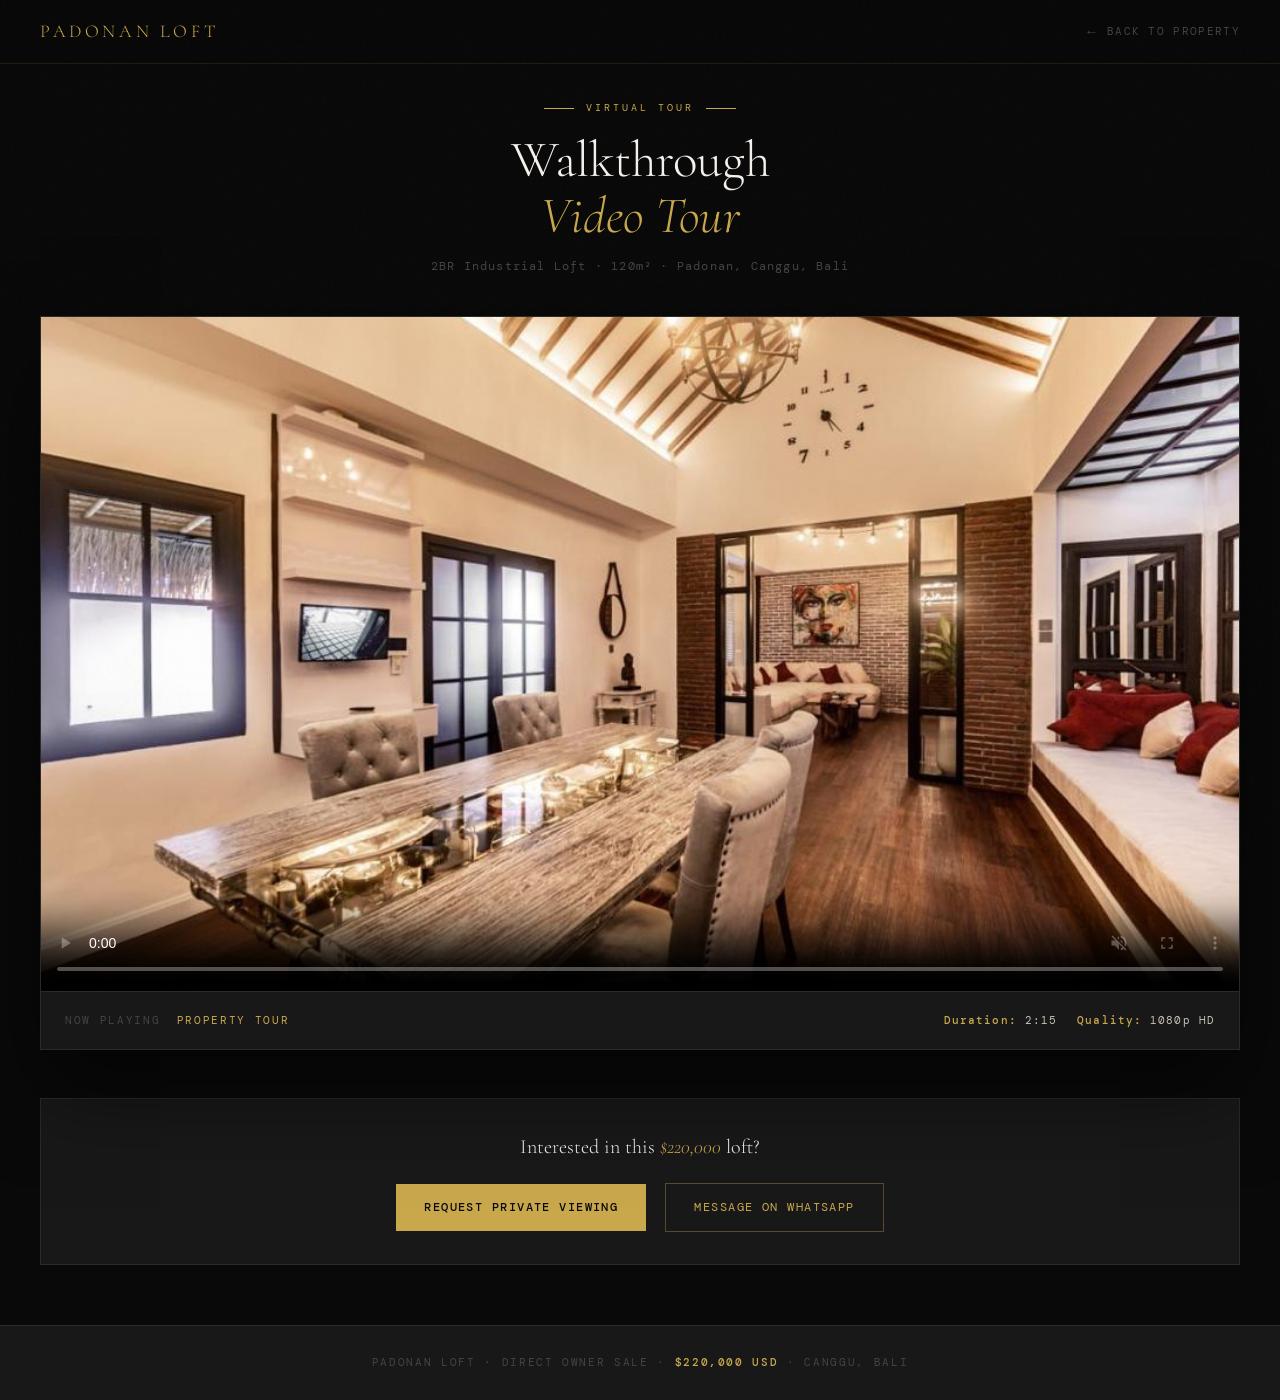
<file: video.html>
<!DOCTYPE html>
<html lang="en">
<head>
  <meta charset="UTF-8" />
  <meta name="viewport" content="width=device-width, initial-scale=0.0" />
  <title>Property Video Tour — Padonan Loft · $220k</title>
  <meta name="description" content="Video tour of the 2BR industrial designer loft in Padonan, Canggu. European build standard. Direct owner sale." />
  <link rel="canonical" href="https://cangguloftstylecollection.com/video.html" />
  <link rel="icon" type="image/svg+xml" href="/favicon.svg">
  <link rel="icon" type="image/png" sizes="32x32" href="/favicon-32x32.png">
  <meta property="og:title" content="Property Video Tour — Padonan Loft" />
  <meta property="og:description" content="Walkthrough video of the 2BR industrial loft in Canggu, Bali." />
  <meta property="og:type" content="video.other" />
  <meta property="og:url" content="https://cangguloftstylecollection.com/video.html" />

  <link rel="preconnect" href="https://fonts.googleapis.com" />
  <link rel="preconnect" href="https://fonts.gstatic.com" crossorigin />
  <link href="https://fonts.googleapis.com/css2?family=Cormorant+Garamond:ital,wght@0,300;0,400;0,600;1,300;1,400&family=DM+Mono:wght@300;400;500&family=Syne:wght@400;600;700;800&display=swap" rel="stylesheet" />

  <style>
    *,*::before,*::after{box-sizing:border-box;margin:0;padding:0}
    :root{
      --black:#090909;--deep:#111111;--surface:#181818;--border:#2a2a2a;
      --muted:#444444;--text:#c8c2b8;--light:#e8e2d8;--white:#f5f0eb;
      --gold:#c9a84c;--gold2:#e2c06a;
      --font-display:'Cormorant Garamond',serif;
      --font-ui:'Syne',sans-serif;
      --font-mono:'DM Mono',monospace;
    }
    html{scroll-behavior:smooth}
    body{background:var(--black);color:var(--text);font-family:var(--font-ui);font-size:15px;line-height:1.6;overflow-x:hidden;min-height:100vh;display:flex;flex-direction:column}
    body::before{content:'';position:fixed;inset:0;background-image:url("data:image/svg+xml,%3Csvg viewBox='0 0 256 256' xmlns='http://www.w3.org/2000/svg'%3E%3Cfilter id='n'%3E%3CfeTurbulence type='fractalNoise' baseFrequency='0.9' numOctaves='4' stitchTiles='stitch'/%3E%3C/filter%3E%3Crect width='100%25' height='100%25' filter='url(%23n)' opacity='0.04'/%3E%3C/svg%3E");pointer-events:none;z-index:9999;opacity:.35}

    /* NAV */
    nav{position:fixed;top:0;left:0;right:0;z-index:1000;display:flex;align-items:center;justify-content:space-between;padding:0 40px;height:64px;background:rgba(9,9,9,.8);backdrop-filter:blur(16px);-webkit-backdrop-filter:blur(16px);border-bottom:1px solid rgba(201,168,76,.12)}
    .nav-logo{font-family:var(--font-display);font-size:18px;font-weight:300;letter-spacing:.2em;color:var(--gold);text-decoration:none;text-transform:uppercase}
    .nav-logo:hover{color:var(--gold2)}
    .nav-back{font-family:var(--font-mono);font-size:11px;letter-spacing:.12em;text-transform:uppercase;color:var(--muted);text-decoration:none;display:flex;align-items:center;gap:10px;transition:color .2s}
    .nav-back:hover{color:var(--gold)}
    .nav-back::before{content:'←';font-size:14px}

    /* VIDEO SECTION */
    main{flex:1;display:flex;flex-direction:column;justify-content:center;padding:100px 40px 60px;max-width:1400px;margin:0 auto;width:100%}
    
    .video-header{text-align:center;margin-bottom:40px}
    .video-tag{font-family:var(--font-mono);font-size:10px;letter-spacing:.3em;color:var(--gold);text-transform:uppercase;margin-bottom:16px;display:flex;align-items:center;justify-content:center;gap:12px}
    .video-tag::before,.video-tag::after{content:'';display:inline-block;width:30px;height:1px;background:var(--gold)}
    .video-title{font-family:var(--font-display);font-size:clamp(32px,4vw,52px);font-weight:300;color:var(--white);line-height:1.1;margin-bottom:12px}
    .video-title em{font-style:italic;color:var(--gold)}
    .video-subtitle{font-family:var(--font-mono);font-size:12px;letter-spacing:.1em;color:var(--muted)}

    /* Landscape Video Container */
    .video-container{position:relative;width:100%;background:var(--deep);border:1px solid var(--border);box-shadow:0 40px 80px rgba(0,0,0,.5)}
    .video-wrapper{position:relative;padding-bottom:56.25%;height:0;overflow:hidden;background:var(--black)}
    .video-wrapper video{position:absolute;top:0;left:0;width:100%;height:100%;object-fit:cover}
    
    /* Custom Video Controls Overlay */
    .video-overlay{position:absolute;inset:0;display:flex;align-items:center;justify-content:center;background:rgba(0,0,0,.3);opacity:0;transition:opacity .3s;pointer-events:none}
    .video-container:hover .video-overlay{opacity:1}
    .play-button{width:80px;height:80px;border-radius:50%;background:var(--gold);display:flex;align-items:center;justify-content:center;cursor:pointer;transition:transform .2s,background .2s;pointer-events:auto}
    .play-button:hover{transform:scale(1.1);background:var(--gold2)}
    .play-button svg{width:24px;height:24px;color:var(--black);margin-left:4px}
    .pause-button{display:none}
    .video-playing .play-button{display:none}
    .video-playing .pause-button{display:block}

    /* Video Info Bar */
    .video-info{display:flex;justify-content:space-between;align-items:center;padding:20px 24px;background:var(--surface);border-top:1px solid var(--border)}
    .video-info-left{font-family:var(--font-mono);font-size:11px;letter-spacing:.15em;text-transform:uppercase;color:var(--muted)}
    .video-info-left span{color:var(--gold);margin-left:8px}
    .video-info-right{display:flex;gap:20px}
    .video-stat{font-family:var(--font-mono);font-size:11px;letter-spacing:.1em;color:var(--text)}
    .video-stat strong{color:var(--gold);font-weight:500}

    /* CTA Section */
    .video-cta{text-align:center;margin-top:48px;padding:32px;border:1px solid var(--border);background:var(--surface)}
    .video-cta p{font-family:var(--font-display);font-size:20px;font-weight:300;color:var(--white);margin-bottom:20px}
    .video-cta p em{font-style:italic;color:var(--gold)}
    
    .btn-primary{display:inline-flex;align-items:center;gap:10px;background:var(--gold);color:var(--black);font-family:var(--font-mono);font-size:12px;letter-spacing:.12em;text-transform:uppercase;padding:14px 28px;text-decoration:none;font-weight:500;transition:background .2s,transform .2s;border:none;cursor:pointer;margin:0 8px}
    .btn-primary:hover{background:var(--gold2);transform:translateY(-1px)}
    .btn-secondary{display:inline-flex;align-items:center;gap:10px;border:1px solid rgba(201,168,76,.35);color:var(--gold);font-family:var(--font-mono);font-size:12px;letter-spacing:.12em;text-transform:uppercase;padding:14px 28px;text-decoration:none;transition:border-color .2s,color .2s;margin:0 8px}
    .btn-secondary:hover{border-color:var(--gold);color:var(--gold2)}

    /* FOOTER */
    footer{background:var(--surface);border-top:1px solid var(--border);padding:28px 40px;text-align:center}
    .footer-text{font-family:var(--font-mono);font-size:11px;letter-spacing:.15em;color:var(--muted);text-transform:uppercase}
    .footer-text strong{color:var(--gold);font-weight:500}

    /* RESPONSIVE */
    @media(max-width:768px){
      nav{padding:0 20px}
      main{padding:90px 20px 40px}
      .video-title{font-size:28px}
      .video-info{flex-direction:column;gap:12px;text-align:center}
      .video-cta{padding:24px}
      .btn-primary,.btn-secondary{display:flex;width:100%;justify-content:center;margin:8px 0}
    }
  </style>
</head>
<body>

<!-- NAV -->
<nav>
  <a href="index.html" class="nav-logo">Padonan Loft</a>
  <a href="index.html" class="nav-back">Back to Property</a>
</nav>

<!-- MAIN CONTENT -->
<main>
  <div class="video-header">
    <div class="video-tag">Virtual Tour</div>
    <h1 class="video-title">Walkthrough<br><em>Video Tour</em></h1>
    <p class="video-subtitle">2BR Industrial Loft · 120m² · Padonan, Canggu, Bali</p>
  </div>

  <div class="video-container">
    <div class="video-wrapper">
      <video id="property-video" poster="img/hero.jpg" playsinline controls autoplay muted loop style="background:var(--black)">
        <source src="video/intro.mp4" type="video/mp4">
        Your browser does not support the video tag.
      </video>
      <div class="video-overlay" id="video-overlay">
        <div class="play-button" id="play-btn">
          <svg viewBox="0 0 24 24" fill="currentColor"><path d="M8 5v14l11-7z"/></svg>
        </div>
        <div class="play-button pause-button" id="pause-btn">
          <svg viewBox="0 0 24 24" fill="currentColor"><path d="M6 19h4V5H6v14zm8-14v14h4V5h-4z"/></svg>
        </div>
      </div>
    </div>
    <div class="video-info">
      <div class="video-info-left">Now Playing <span>Property Tour</span></div>
      <div class="video-info-right">
        <span class="video-stat"><strong>Duration:</strong> 2:15</span>
        <span class="video-stat"><strong>Quality:</strong> 1080p HD</span>
      </div>
    </div>
  </div>

  <div class="video-cta">
    <p>Interested in this <em>$220,000</em> loft?</p>
    <div>
      <a href="index.html#contact" class="btn-primary">Request Private Viewing</a>
      <a href="https://wa.me/4915731329868?text=Hi%2C%20I%20watched%20your%20video%20tour%20and%20I%27m%20interested%20in%20the%20loft." class="btn-secondary" target="_blank" rel="noopener">Message on WhatsApp</a>
    </div>
  </div>
</main>

<!-- FOOTER -->
<footer>
  <p class="footer-text">Padonan Loft · Direct Owner Sale · <strong>$220,000 USD</strong> · Canggu, Bali</p>
</footer>

<script>
  const video = document.getElementById('property-video');
  const playBtn = document.getElementById('play-btn');
  const pauseBtn = document.getElementById('pause-btn');
  const overlay = document.getElementById('video-overlay');
  const container = document.querySelector('.video-container');

  function togglePlay() {
    if (video.paused) {
      video.play();
      container.classList.add('video-playing');
    } else {
      video.pause();
      container.classList.remove('video-playing');
    }
  }

  playBtn.addEventListener('click', togglePlay);
  pauseBtn.addEventListener('click', togglePlay);
  video.addEventListener('click', togglePlay);

  video.addEventListener('ended', () => {
    container.classList.remove('video-playing');
  });

  // Hide overlay controls when playing
  let hideTimeout;
  container.addEventListener('mousemove', () => {
    overlay.style.opacity = '1';
    clearTimeout(hideTimeout);
    if (!video.paused) {
      hideTimeout = setTimeout(() => {
        overlay.style.opacity = '0';
      }, 2000);
    }
  });

  container.addEventListener('mouseleave', () => {
    if (!video.paused) {
      overlay.style.opacity = '0';
    }
  });
</script>

</body>
</html>
</file>
